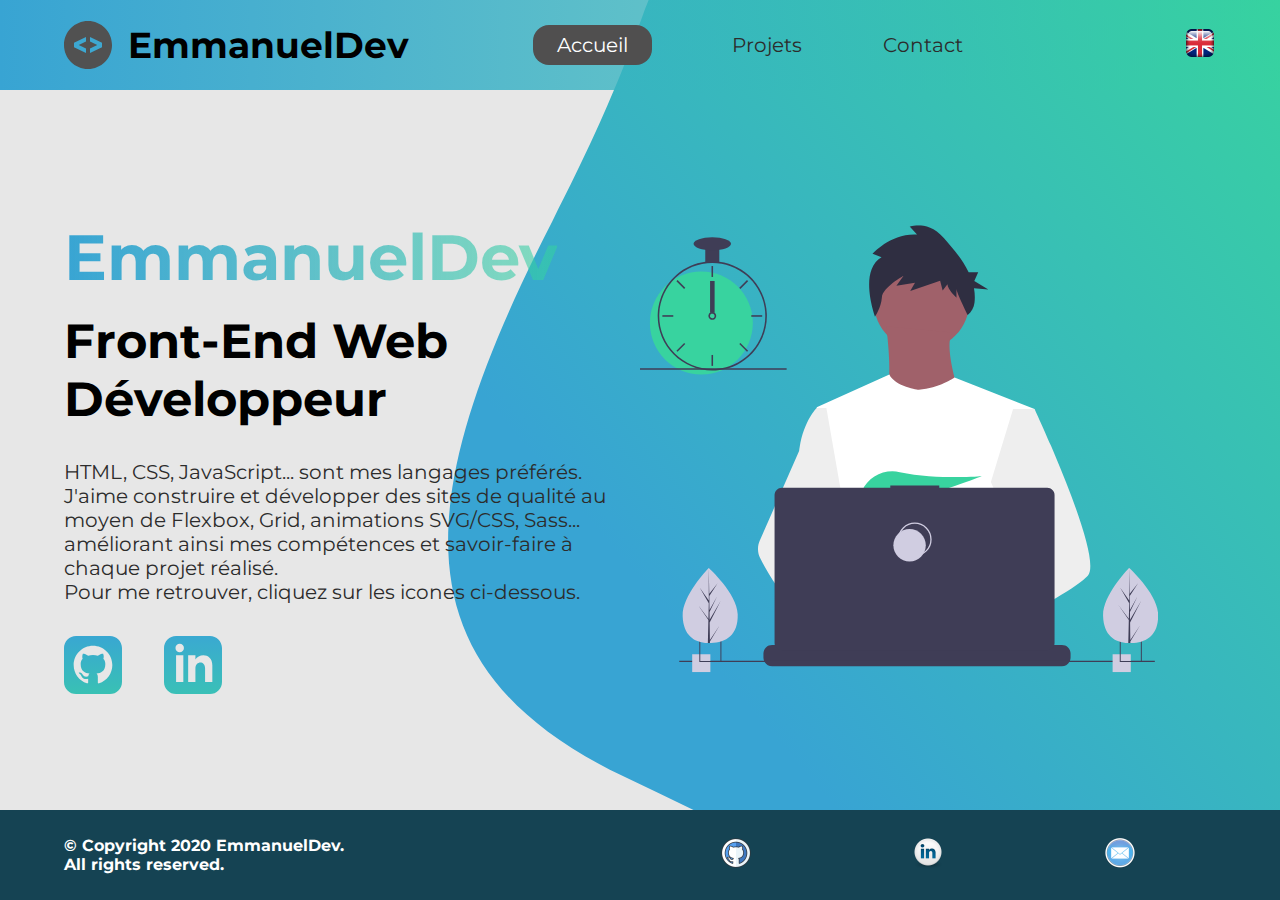
<file: index.html>
<!DOCTYPE html>
<html lang="en">

<head>
    <meta charset="UTF-8">
    <meta name="viewport" content="width=device-width, initial-scale=1.0">
    <meta http-equiv="X-UA-Compatible" content="ie=edge">
    <meta name="description"
        content="EmmanuelDev est un développeur front-end qui s'est spécialisé sur les langages de développement web suivant : HTML, CSS et JavaScript.">
    <meta name="robots" content="index,follow">
    <link rel="shortcut icon" href="/icons/code.svg" type="image/x-icon">
    <link href="https://fonts.googleapis.com/css2?family=Montserrat:wght@400;500&display=swap" rel="stylesheet">
    <link rel="stylesheet" href="./styles/style.css">
    <title>EmmanuelDev | Developpeur Web</title>
</head>

<body>
    <header class="main-head">
        <nav>
            <div class="logo">
                <img src="icons/code.svg" alt="logo">
                <h1>EmmanuelDev</h1>
            </div>
            <ul>
                <li><a class="active" href="./">Accueil</a></li>
                <li><a href="./projets/">Projets</a></li>
                <li><a href="./contactfr/">Contact</a></li>
            </ul>
            <div class="flag">
                <a href="./home/"><img src="./icons/english.ico" alt="drapeau-anglais"></a>
            </div>
        </nav>
    </header>
    <main>
        <section class="intro">
            <div class="intro-text">
                <h2>EmmanuelDev</h2>
                <h3>Front-End Web <br> Développeur</h3>
                <p>HTML, CSS, JavaScript... sont mes langages préférés. <br>
                    J'aime construire et développer des sites de qualité au moyen de Flexbox, Grid, animations
                    SVG/CSS, Sass... <br>
                    améliorant ainsi mes compétences et
                    savoir-faire à
                    chaque projet réalisé. <br>
                    Pour me retrouver, cliquez sur les icones ci-dessous.</p>
                <div class="intro-social">
                    <a href="https://github.com/EmmanuelD69" target="_blank"><img src="./icons/github.svg"
                            alt="github-social-link"></a>
                    <a href="https://www.linkedin.com/in/durouge-emmanuel-082196118/" target="_blank"><img
                            src="./icons/linked-in.svg" alt="linkedin-social-link"></a>
                </div>
            </div>
            <div class="intro-images">
                <svg width="799" height="690" viewBox="0 0 799 690" fill="none" xmlns="http://www.w3.org/2000/svg">
                    <g id="undraw_dev_productivity_umsq (1) 1" clip-path="url(#clip0)">
                        <path id="Vector"
                            d="M516.92 624.636C516.92 624.636 512.16 626.266 504.42 628.576C487.31 633.706 455.65 642.216 428.82 643.916C405.72 645.396 386.2 641.836 382.63 626.766C381.1 620.286 383.27 614.956 388 610.576C402.12 597.486 439 592.796 468.25 591.186C476.51 590.736 484.15 590.526 490.51 590.446C501.31 590.306 508.39 590.526 508.39 590.526L508.56 591.186L516.92 624.636Z"
                            fill="#A0616A" />
                        <path id="Vector_2"
                            d="M436.99 672.586C418.61 695.346 342.73 647.666 316.19 629.886C310.41 626.016 306.97 623.566 306.97 623.566L331.25 591.186L338.94 580.936C338.94 580.936 345.82 584.586 355.99 590.526C356.36 590.746 356.73 590.966 357.11 591.186C365.88 596.336 376.89 603.066 388 610.576C403.33 620.946 418.83 632.776 428.82 643.916C438.59 654.806 443.08 665.036 436.99 672.586Z"
                            fill="#A0616A" />
                        <g id="me">
                            <path id="Vector_3"
                                d="M434.672 191.952C475.283 191.607 507.926 158.406 507.582 117.795C507.237 77.1832 474.036 44.5403 433.425 44.8847C392.813 45.2291 360.17 78.4303 360.515 119.042C360.859 159.653 394.06 192.296 434.672 191.952Z"
                                fill="#A0616A" />
                            <path id="Vector_4"
                                d="M379.477 155.65C379.477 155.65 394.216 259.972 373.002 271.875C351.787 283.779 499.929 283.588 499.929 283.588C499.929 283.588 466.124 193.284 480.809 165.449L379.477 155.65Z"
                                fill="#A0616A" />
                            <path id="Vector_5"
                                d="M608.101 283.199L596.257 339.402L571.214 458.308L570.49 464.815L562.138 540.138L556.582 590.177L552.857 623.79C528.584 636.526 510.988 645.326 510.988 645.326C510.988 645.326 509.404 637.719 506.871 627.99C489.805 633.265 458.218 642.043 431.404 643.97C441.266 654.777 445.842 664.969 439.817 672.57C421.63 695.485 345.349 648.45 318.659 630.896C318.077 635.158 317.879 639.464 318.068 643.762L297.626 628.314L299.331 592.359L302.206 531.522L305.819 455.229C304.448 451.975 303.294 448.634 302.364 445.228C295.956 423.161 288.032 379.057 281.928 342.067C277.016 312.298 273.302 287.138 272.517 281.785C272.411 281.086 272.358 280.726 272.358 280.726L384.363 230.094C392.509 248.556 429.865 253.809 429.865 253.809C460.756 251.417 484.847 234.913 484.847 234.913L608.101 283.199Z"
                                fill="white" />
                            <path id="Vector_6"
                                d="M372.285 49.3811L358.49 43.9934C358.49 43.9934 386.969 12.1 426.99 14.513L415.635 2.22366C415.635 2.22366 443.04 -9.01799 468.283 19.6674C481.553 34.7467 496.908 52.4737 506.557 72.5077L521.281 72.3829L515.251 85.9663L536.874 99.3152L514.777 97.0719C516.155 104.471 516.421 112.034 515.566 119.511C514.683 126.991 510.928 133.835 505.094 138.598V138.598C505.094 138.598 487.743 103.449 487.696 97.9443L487.813 111.705C487.813 111.705 473.959 99.4371 473.889 91.1807L466.471 100.877L462.593 85.7717L416.475 101.301L423.87 88.8526L395.157 93.2246L406.278 77.9923C406.278 77.9923 373.932 96.1568 372.811 111.304C371.689 126.452 362.299 140.875 362.299 140.875C362.299 140.875 336.213 70.3294 372.285 49.3811Z"
                                fill="#2F2E41" />
                            <path id="Vector_7"
                                d="M690.215 540.422C682.794 548.605 664.338 560.992 641.951 574.422C633.623 579.413 624.757 584.559 615.71 589.676C594.122 601.889 571.514 614.001 552.857 623.79C528.584 636.526 510.988 645.326 510.988 645.326C510.988 645.326 509.403 637.719 506.871 627.99C503.48 614.968 498.397 598.141 493.184 590.715C493.002 590.456 492.82 590.218 492.638 589.979C491.121 588.022 489.601 586.885 488.112 586.897L562.138 540.138L594.127 519.926L570.489 464.814L540.842 395.683L557.908 339.727L575.062 283.479L608.101 283.199C608.101 283.199 619.243 306.985 633.514 340.166C635.647 345.128 637.851 350.299 640.096 355.64C669.469 425.394 706.176 522.836 690.215 540.422Z"
                                fill="#EEEEEE" />
                            <path id="Vector_8"
                                d="M358.123 591.2C355.41 591.212 352.702 591.456 350.029 591.928C327.074 596.073 320.47 616.94 318.659 630.896C318.077 635.158 317.879 639.464 318.068 643.761L297.626 628.314L290.178 622.687C272.316 616.628 256.353 605.733 242.483 592.84C230.449 581.456 219.634 568.849 210.213 555.223C200.831 541.793 192.448 527.692 185.134 513.034C183.094 508.943 181.977 504.454 181.864 499.884C181.751 495.314 182.644 490.775 184.48 486.588L209.154 430.327L245.218 348.098C245.471 346.146 245.752 344.237 246.059 342.371C252.995 300.511 272.367 281.786 272.367 281.786L287.286 281.659L297.778 341.932L310.813 416.815L302.364 445.227L282.839 510.845L302.205 531.522L358.123 591.2Z"
                                fill="#EEEEEE" />
                        </g>
                        <path id="Vector_9"
                            d="M372.877 415.806L385.631 430.686C390.37 429.783 395.319 428.721 400.416 427.529L396.752 415.806L405.71 426.256C459.707 412.975 526.637 387.155 526.637 387.155C526.637 387.155 454.379 392.453 400.428 380.666C376.558 375.451 351.998 387.284 342.202 409.668C336.508 422.679 337.403 433.951 357.596 433.951C364.419 433.835 371.223 433.195 377.949 432.037L372.877 415.806Z"
                            fill="#38D39F" />
                        <path id="Vector_10"
                            d="M663.65 660.386V666.456C663.654 668.122 663.345 669.774 662.74 671.326C662.472 672.018 662.147 672.687 661.77 673.326C660.578 675.326 658.887 676.983 656.862 678.133C654.838 679.283 652.549 679.887 650.22 679.886H203.67C201.342 679.887 199.053 679.283 197.028 678.133C195.003 676.983 193.312 675.326 192.12 673.326C191.743 672.687 191.419 672.018 191.15 671.326C190.546 669.774 190.237 668.122 190.24 666.456V660.386C190.24 658.622 190.587 656.876 191.262 655.246C191.936 653.616 192.926 652.136 194.173 650.888C195.42 649.641 196.901 648.652 198.53 647.977C200.16 647.302 201.906 646.955 203.67 646.956H229.41V644.126C229.41 644.052 229.425 643.979 229.453 643.911C229.481 643.843 229.522 643.782 229.574 643.73C229.626 643.678 229.688 643.636 229.756 643.608C229.824 643.58 229.897 643.566 229.97 643.566H243.4C243.474 643.566 243.547 643.58 243.615 643.608C243.683 643.636 243.745 643.678 243.797 643.73C243.849 643.782 243.89 643.843 243.918 643.911C243.946 643.979 243.96 644.052 243.96 644.126V646.956H252.35V644.126C252.35 644.052 252.365 643.979 252.393 643.911C252.421 643.843 252.462 643.782 252.514 643.73C252.566 643.678 252.628 643.636 252.696 643.608C252.764 643.58 252.837 643.566 252.91 643.566H266.34C266.414 643.566 266.487 643.58 266.555 643.608C266.623 643.636 266.684 643.678 266.736 643.73C266.789 643.782 266.83 643.843 266.858 643.911C266.886 643.979 266.9 644.052 266.9 644.126V646.956H275.3V644.126C275.3 644.052 275.315 643.979 275.343 643.911C275.371 643.843 275.412 643.782 275.464 643.73C275.516 643.678 275.578 643.636 275.646 643.608C275.714 643.58 275.787 643.566 275.86 643.566H289.29C289.364 643.566 289.437 643.58 289.505 643.608C289.573 643.636 289.634 643.678 289.686 643.73C289.739 643.782 289.78 643.843 289.808 643.911C289.836 643.979 289.85 644.052 289.85 644.126V646.956H298.24V644.126C298.24 644.052 298.255 643.979 298.283 643.911C298.311 643.843 298.352 643.782 298.404 643.73C298.456 643.678 298.518 643.636 298.586 643.608C298.654 643.58 298.727 643.566 298.8 643.566H312.23C312.304 643.566 312.377 643.58 312.445 643.608C312.513 643.636 312.574 643.678 312.626 643.73C312.678 643.782 312.72 643.843 312.748 643.911C312.776 643.979 312.79 644.052 312.79 644.126V646.956H321.18V644.126C321.18 644.052 321.194 643.979 321.223 643.911C321.251 643.843 321.292 643.782 321.344 643.73C321.396 643.678 321.458 643.636 321.526 643.608C321.594 643.58 321.667 643.566 321.74 643.566H335.17C335.244 643.566 335.317 643.58 335.385 643.608C335.453 643.636 335.514 643.678 335.566 643.73C335.618 643.782 335.66 643.843 335.688 643.911C335.716 643.979 335.73 644.052 335.73 644.126V646.956H344.13V644.126C344.13 644.052 344.145 643.979 344.173 643.911C344.201 643.843 344.242 643.782 344.294 643.73C344.346 643.678 344.408 643.636 344.476 643.608C344.544 643.58 344.617 643.566 344.69 643.566H358.12C358.194 643.566 358.267 643.58 358.335 643.608C358.403 643.636 358.464 643.678 358.516 643.73C358.569 643.782 358.61 643.843 358.638 643.911C358.666 643.979 358.68 644.052 358.68 644.126V646.956H367.07V644.126C367.07 644.052 367.085 643.979 367.113 643.911C367.141 643.843 367.182 643.782 367.234 643.73C367.286 643.678 367.348 643.636 367.416 643.608C367.484 643.58 367.557 643.566 367.63 643.566H472.83C472.904 643.566 472.977 643.58 473.045 643.608C473.113 643.636 473.174 643.678 473.227 643.73C473.279 643.782 473.32 643.843 473.348 643.911C473.376 643.979 473.39 644.052 473.39 644.126V646.956H481.79V644.126C481.79 644.052 481.804 643.979 481.833 643.911C481.861 643.843 481.902 643.782 481.954 643.73C482.006 643.678 482.068 643.636 482.136 643.608C482.204 643.58 482.277 643.566 482.35 643.566H495.78C495.928 643.567 496.07 643.627 496.175 643.732C496.279 643.836 496.339 643.978 496.34 644.126V646.956H504.73V644.126C504.73 644.052 504.745 643.979 504.773 643.911C504.801 643.843 504.842 643.782 504.894 643.73C504.946 643.678 505.008 643.636 505.076 643.608C505.144 643.58 505.217 643.566 505.29 643.566H518.72C518.794 643.566 518.867 643.58 518.935 643.608C519.003 643.636 519.065 643.678 519.117 643.73C519.169 643.782 519.21 643.843 519.238 643.911C519.266 643.979 519.28 644.052 519.28 644.126V646.956H527.67V644.126C527.67 644.052 527.685 643.979 527.713 643.911C527.741 643.843 527.782 643.782 527.834 643.73C527.886 643.678 527.948 643.636 528.016 643.608C528.084 643.58 528.157 643.566 528.23 643.566H541.66C541.734 643.566 541.807 643.58 541.875 643.608C541.943 643.636 542.005 643.678 542.057 643.73C542.109 643.782 542.15 643.843 542.178 643.911C542.206 643.979 542.22 644.052 542.22 644.126V646.956H550.62V644.126C550.62 644.052 550.635 643.979 550.663 643.911C550.691 643.843 550.732 643.782 550.784 643.73C550.836 643.678 550.898 643.636 550.966 643.608C551.034 643.58 551.107 643.566 551.18 643.566H564.61C564.757 643.568 564.898 643.628 565.001 643.733C565.104 643.837 565.161 643.979 565.16 644.126V646.956H573.56V644.126C573.56 644.052 573.575 643.979 573.603 643.911C573.631 643.843 573.672 643.782 573.724 643.73C573.776 643.678 573.838 643.636 573.906 643.608C573.974 643.58 574.047 643.566 574.12 643.566H587.55C587.624 643.566 587.697 643.58 587.765 643.608C587.833 643.636 587.895 643.678 587.947 643.73C587.999 643.782 588.04 643.843 588.068 643.911C588.096 643.979 588.11 644.052 588.11 644.126V646.956H596.5V644.126C596.5 644.052 596.515 643.979 596.543 643.911C596.571 643.843 596.612 643.782 596.664 643.73C596.716 643.678 596.778 643.636 596.846 643.608C596.914 643.58 596.987 643.566 597.06 643.566H610.49C610.564 643.566 610.637 643.58 610.705 643.608C610.773 643.636 610.835 643.678 610.887 643.73C610.939 643.782 610.98 643.843 611.008 643.911C611.036 643.979 611.05 644.052 611.05 644.126V646.956H650.22C651.984 646.955 653.731 647.302 655.36 647.977C656.99 648.652 658.471 649.641 659.718 650.888C660.965 652.136 661.954 653.616 662.629 655.246C663.304 656.876 663.651 658.622 663.65 660.386Z"
                            fill="#3F3D56" />
                        <path id="Vector_11" d="M793.5 671.326H60.5V673.326H793.5V671.326Z" fill="#3F3D56" />
                        <path id="Vector_12"
                            d="M627.694 404.757H461.251V401.326H385.78V404.757H218.651C215.665 404.757 212.801 405.943 210.69 408.054C208.578 410.166 207.392 413.029 207.392 416.015V643.927C207.392 646.913 208.578 649.776 210.69 651.888C212.801 653.999 215.665 655.185 218.651 655.185H627.694C630.68 655.185 633.544 653.999 635.655 651.888C637.767 649.776 638.953 646.913 638.953 643.927V416.015C638.953 414.537 638.662 413.073 638.096 411.707C637.53 410.341 636.701 409.1 635.655 408.054C634.61 407.009 633.369 406.18 632.003 405.614C630.637 405.048 629.173 404.757 627.694 404.757Z"
                            fill="#3F3D56" />
                        <path id="Vector_13"
                            d="M423.5 509.326C437.307 509.326 448.5 498.133 448.5 484.326C448.5 470.519 437.307 459.326 423.5 459.326C409.693 459.326 398.5 470.519 398.5 484.326C398.5 498.133 409.693 509.326 423.5 509.326Z"
                            stroke="#D0CDE1" stroke-width="2" stroke-miterlimit="10" />
                        <path id="Vector_14"
                            d="M415.5 518.326C429.307 518.326 440.5 507.133 440.5 493.326C440.5 479.519 429.307 468.326 415.5 468.326C401.693 468.326 390.5 479.519 390.5 493.326C390.5 507.133 401.693 518.326 415.5 518.326Z"
                            fill="#D0CDE1" />
                        <path id="Vector_15" d="M108.446 661.223H80.4463V689.223H108.446V661.223Z" fill="#D0CDE1" />
                        <path id="Vector_16"
                            d="M91.4502 639.223V673.223H125.45V639.223H91.4502ZM123.97 671.743H92.9202V640.703H123.97V671.743Z"
                            fill="#3F3D56" />
                        <path id="Vector_17" d="M756.446 661.223H728.446V689.223H756.446V661.223Z" fill="#D0CDE1" />
                        <path id="Vector_18"
                            d="M739.45 639.223V673.223H773.45V639.223H739.45ZM771.97 671.743H740.92V640.703H771.97V671.743Z"
                            fill="#3F3D56" />
                        <path id="Vector_19"
                            d="M94.5802 230.113C138.399 230.113 173.921 194.592 173.921 150.773C173.921 106.955 138.399 71.4326 94.5802 71.4326C50.7617 71.4326 15.2397 106.955 15.2397 150.773C15.2397 194.592 50.7617 230.113 94.5802 230.113Z"
                            fill="#38D39F" />
                        <path id="Vector_20"
                            d="M122.229 56.4899C115.045 55.5763 107.774 55.5763 100.59 56.4899C84.586 58.5913 69.5203 65.2398 57.181 75.6465C44.8417 86.0532 35.7467 99.7813 30.9754 115.202C28.8053 122.229 27.5764 129.514 27.3208 136.864C27.2848 137.886 27.2607 138.92 27.2607 139.954C27.283 162.264 36.1559 183.655 51.932 199.431C67.7082 215.207 89.0989 224.08 111.41 224.103C113.201 224.103 114.992 224.042 116.759 223.934C120.907 223.674 125.03 223.103 129.093 222.227C148.495 218.055 165.798 207.161 177.947 191.468C190.095 175.776 196.308 156.295 195.487 136.467C194.665 116.638 186.863 97.738 173.459 83.1039C160.054 68.4698 141.909 59.0435 122.229 56.4899H122.229ZM137.748 217.347H137.736C130.959 219.659 123.905 221.062 116.759 221.518C114.992 221.638 113.201 221.698 111.41 221.698C89.7377 221.672 68.961 213.051 53.6367 197.727C38.3123 182.402 29.6914 161.626 29.6649 139.954C29.6649 138.92 29.689 137.886 29.725 136.864C30.5514 115.744 39.5156 95.7617 54.7411 81.1008C69.9666 66.44 90.273 58.237 111.41 58.2089C130.776 58.21 149.513 65.0865 164.283 77.6131C179.052 90.1398 188.895 107.503 192.057 126.61C195.219 145.716 191.496 165.325 181.55 181.942C171.604 198.559 156.081 211.106 137.748 217.347H137.748Z"
                            fill="#3F3D56" />
                        <path id="Vector_21" d="M112.612 63.0176H110.208V79.8474H112.612V63.0176Z" fill="#3F3D56" />
                        <path id="Vector_22"
                            d="M57.8578 84.7018L56.1577 86.4019L68.0582 98.3023L69.7582 96.6022L57.8578 84.7018Z"
                            fill="#3F3D56" />
                        <path id="Vector_23" d="M34.4736 138.751V141.156H51.3034V138.751H34.4736Z" fill="#3F3D56" />
                        <path id="Vector_24"
                            d="M56.1578 193.506L57.8579 195.206L69.7584 183.306L68.0583 181.606L56.1578 193.506Z"
                            fill="#3F3D56" />
                        <path id="Vector_25"
                            d="M153.062 96.6022L154.762 98.3022L166.662 86.4018L164.962 84.7017L153.062 96.6022Z"
                            fill="#3F3D56" />
                        <path id="Vector_26" d="M171.516 138.751V141.156H188.346V138.751H171.516Z" fill="#3F3D56" />
                        <path id="Vector_27"
                            d="M154.762 181.605L153.062 183.305L164.962 195.206L166.662 193.506L154.762 181.605Z"
                            fill="#3F3D56" />
                        <path id="Vector_28" d="M112.612 200.06H110.208V216.89H112.612V200.06Z" fill="#3F3D56" />
                        <path id="Vector_29"
                            d="M115.016 135.145C113.976 134.365 112.711 133.943 111.41 133.943C110.11 133.943 108.844 134.365 107.804 135.145C107.091 135.686 106.505 136.375 106.085 137.165C105.552 138.181 105.322 139.329 105.421 140.473C105.52 141.616 105.944 142.707 106.644 143.617C107.343 144.527 108.288 145.218 109.368 145.608C110.447 145.997 111.616 146.07 112.735 145.817C113.855 145.564 114.878 144.996 115.685 144.179C116.492 143.363 117.048 142.333 117.288 141.21C117.528 140.088 117.441 138.92 117.039 137.846C116.636 136.771 115.935 135.834 115.017 135.145H115.016ZM111.41 143.56C110.454 143.557 109.539 143.176 108.863 142.501C108.187 141.825 107.807 140.909 107.804 139.954C107.808 139.224 108.03 138.513 108.441 137.91C108.793 137.4 109.271 136.989 109.828 136.718C110.386 136.446 111.004 136.323 111.623 136.361C112.241 136.398 112.84 136.594 113.361 136.931C113.881 137.267 114.307 137.732 114.595 138.281C114.883 138.83 115.025 139.444 115.007 140.063C114.989 140.683 114.811 141.287 114.491 141.818C114.17 142.349 113.719 142.788 113.179 143.093C112.639 143.398 112.03 143.559 111.41 143.56V143.56Z"
                            fill="#3F3D56" />
                        <path id="Vector_30" d="M122.229 35.3687H100.591V57.007H122.229V35.3687Z" fill="#3F3D56" />
                        <path id="Vector_31"
                            d="M111.41 38.9748C127.344 38.9748 140.261 34.4 140.261 28.7567C140.261 23.1134 127.344 18.5386 111.41 18.5386C95.4757 18.5386 82.5586 23.1134 82.5586 28.7567C82.5586 34.4 95.4757 38.9748 111.41 38.9748Z"
                            fill="#3F3D56" />
                        <path id="clock-arrow" d="M115 86H108V135H115V86Z" fill="#3F3D56" />
                        <path id="Vector_32" d="M226 220.44H0V222.844H226V220.44Z" fill="#3F3D56" />
                        <g id="plant-left">
                            <path id="Vector_33"
                                d="M150.594 599.754C151.527 631.704 132.858 643.413 109.43 644.097C108.886 644.113 108.344 644.123 107.805 644.126C106.719 644.135 105.643 644.117 104.577 644.072C83.3891 643.193 66.6172 631.945 65.7495 602.232C64.8515 571.482 103.018 531.529 105.882 528.574L105.887 528.571C105.996 528.458 106.052 528.402 106.052 528.402C106.052 528.402 149.661 567.807 150.594 599.754Z"
                                fill="#D0CDE1" />
                            <path id="Vector_34"
                                d="M107.744 639.255L122.626 617.124L107.774 641.636L107.805 644.126C106.719 644.135 105.643 644.117 104.577 644.072L105.315 612.06L105.295 611.813L105.322 611.766L105.393 608.741L89.0952 585.078L105.374 606.477L105.432 607.116L105.989 582.93L91.9122 558.397L106.029 578.681L105.882 528.574L105.882 528.407L105.887 528.571L106.821 568.062L119.651 552.021L106.863 571.464L107.143 593.098L118.949 571.984L107.187 596.279L107.343 608.308L124.512 578.897L107.395 612.505L107.744 639.255Z"
                                fill="#3F3D56" />
                        </g>
                        <g id="plant-right">
                            <path id="Vector_35"
                                d="M798.594 599.754C799.527 631.704 780.858 643.413 757.43 644.097C756.886 644.113 756.344 644.123 755.805 644.126C754.719 644.135 753.643 644.117 752.577 644.072C731.389 643.193 714.617 631.945 713.749 602.232C712.851 571.482 751.018 531.529 753.882 528.574L753.887 528.571C753.996 528.458 754.052 528.402 754.052 528.402C754.052 528.402 797.661 567.807 798.594 599.754Z"
                                fill="#D0CDE1" />
                            <path id="Vector_36"
                                d="M755.744 639.255L770.626 617.124L755.774 641.636L755.805 644.126C754.719 644.135 753.643 644.117 752.577 644.072L753.315 612.06L753.295 611.813L753.323 611.766L753.393 608.741L737.095 585.078L753.374 606.477L753.432 607.116L753.989 582.93L739.912 558.397L754.029 578.681L753.882 528.574L753.882 528.407L753.887 528.571L754.821 568.062L767.651 552.021L754.864 571.464L755.143 593.098L766.949 571.984L755.187 596.279L755.343 608.308L772.512 578.897L755.395 612.505L755.744 639.255Z"
                                fill="#3F3D56" />
                        </g>
                    </g>
                    <defs>
                        <clipPath id="clip0">
                            <rect width="798.627" height="689.223" fill="white" />
                        </clipPath>
                    </defs>
                </svg>
                <img src="./img/splash.svg" alt="" class="splash">
            </div>
        </section>
    </main>
    <footer>
        <h4>© Copyright 2020 EmmanuelDev. <br> All rights reserved.</h4>
        <ul>
            <li><a href="https://github.com/EmmanuelD69" target="_blank"><img src="./icons/github.ico"
                        alt="github-social-link"></a></li>
            <li><a href="https://www.linkedin.com/in/durouge-emmanuel-082196118/" target="_blank"><img
                        src="./icons/linkedin.ico" alt="linkedin-social-link"></a></li>
            <li><a href="mailto:emmanueldevfr@gmail.com"><img src="./icons/mail.ico" alt="mail-icon"></a></li>
        </ul>
    </footer>
</body>

</html>
</file>
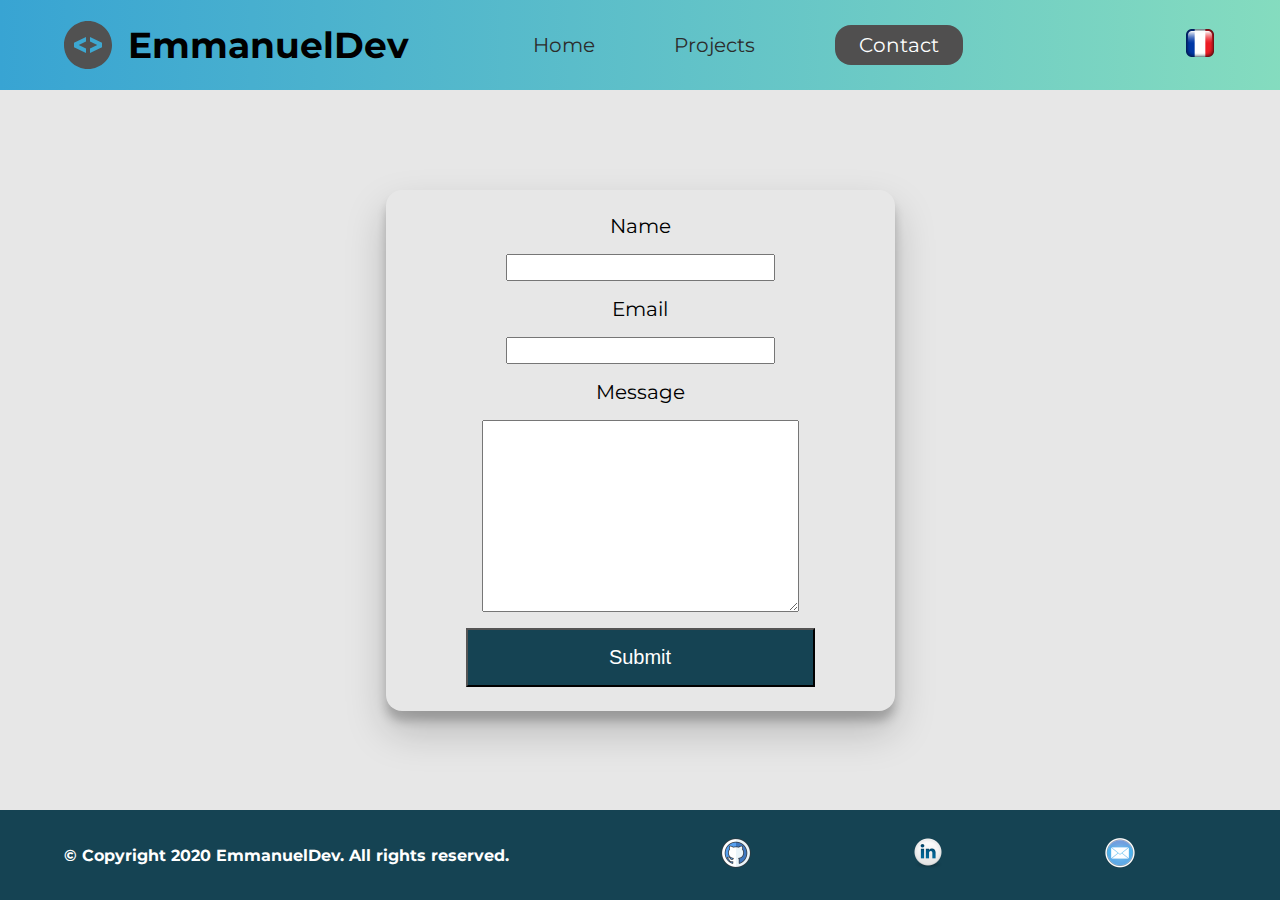
<file: contact/index.html>
<!DOCTYPE html>
<html lang="en">

<head>
    <meta charset="UTF-8">
    <meta name="viewport" content="width=device-width, initial-scale=1.0">
    <meta http-equiv="X-UA-Compatible" content="ie=edge">
    <meta name="description"
        content="EmmanuelDev is a front end web developer who specialized in html, css, javascirpt.">
    <meta name="robots" content="index,follow">
    <link rel="shortcut icon" href="/img/Portrait.ico" type="image/x-icon">
    <link href="https://fonts.googleapis.com/css2?family=Montserrat:wght@400;500&display=swap" rel="stylesheet">
    <link rel="stylesheet" href="../styles/style.css">
    <title>EmmanuelDev | Web Developer</title>
</head>

<body>
    <header class="main-head">
        <nav>
            <div class="logo">
                <img src="../icons/code.svg" alt="logo">
                <h1>EmmanuelDev</h1>
            </div>
            <ul>
                <li><a href="../home/">Home</a></li>
                <li><a href="../projects/">Projects</a></li>
                <li><a class="active" href="../contact/">Contact</a></li>
            </ul>
            <div class="flag">
                <a href="../contactfr/"><img src="../icons/france.ico" alt="drapeau-français"></a>
            </div>
        </nav>
    </header>
    <main>
        <section class="form-section">
            <form action="https://formspree.io/xpzjzkgk" method="POST" target="_blank">
                <label for="name">Name</label>
                <input type="text" name="name" id="name" required>
                <label for="email">Email</label>
                <input type="email" name="_replyto" id="email" required>
                <label for="message">Message</label>
                <textarea name="message" id="message" cols="30" rows="10"></textarea>
                <button type="submit">Submit</button>
            </form>
        </section>
    </main>
    <footer>
        <h4>© Copyright 2020 EmmanuelDev. All rights reserved.</h4>
        <ul>
            <li><a href="https://github.com/EmmanuelD69" target="_blank"><img src="../icons/github.ico"
                        alt="github-social-link"></a></li>
            <li><a href="https://www.linkedin.com/in/durouge-emmanuel-082196118/" target="_blank"><img
                        src="../icons/linkedin.ico" alt="linkedin-social-link"></a></li>
            <li><a href="mailto:emmanueldevfr@gmail.com"><img src="../icons/mail.ico" alt="mail-icon"></a></li>
        </ul>
    </footer>

</body>

</html>
</file>
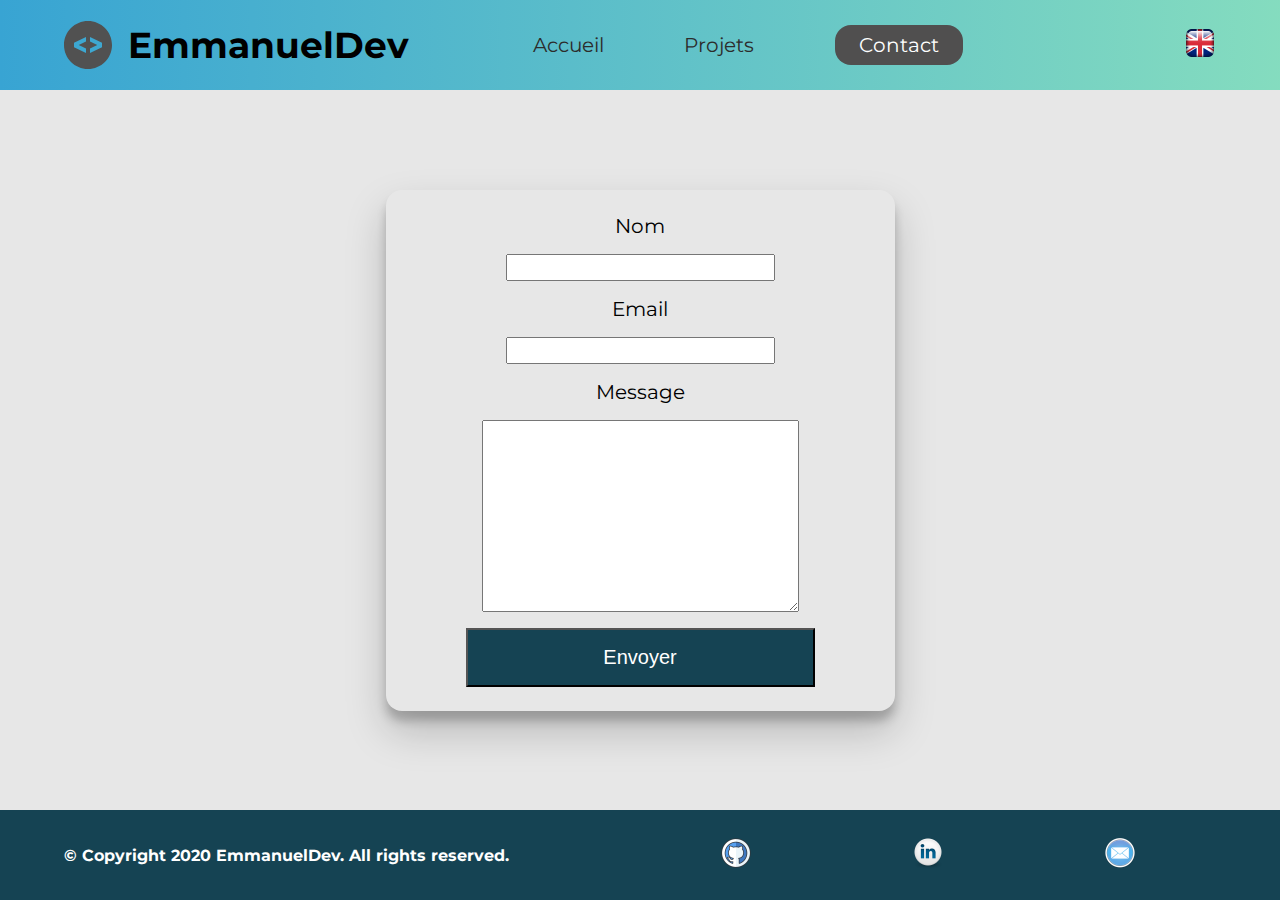
<file: contactfr/index.html>
<!DOCTYPE html>
<html lang="en">

<head>
    <meta charset="UTF-8">
    <meta name="viewport" content="width=device-width, initial-scale=1.0">
    <meta http-equiv="X-UA-Compatible" content="ie=edge">
    <meta name="description"
        content="EmmanuelDev est un développeur front-end qui s'est spécialisé sur les langages de développement web suivant : HTML, CSS et JavaScript.">
    <meta name="robots" content="index,follow">
    <link rel="shortcut icon" href="/img/Portrait.ico" type="image/x-icon">
    <link href="https://fonts.googleapis.com/css2?family=Montserrat:wght@400;500&display=swap" rel="stylesheet">
    <link rel="stylesheet" href="../styles/style.css">
    <title>EmmanuelDev | Développeur Web</title>
</head>

<body>
    <header class="main-head">
        <nav>
            <div class="logo">
                <img src="../icons/code.svg" alt="logo">
                <h1>EmmanuelDev</h1>
            </div>
            <ul>
                <li><a href="../">Accueil</a></li>
                <li><a href="../projets/">Projets</a></li>
                <li><a class="active" href="../contactfr/">Contact</a></li>
            </ul>
            <div class="flag">
                <a href="../contact/"><img src="../icons/english.ico" alt="drapeau-anglais"></a>
            </div>
        </nav>
    </header>
    <main>
        <section class="form-section">
            <form action="https://formspree.io/xpzjzkgk" method="POST" target="_blank">
                <label for="name">Nom</label>
                <input type="text" name="name" id="name" required>
                <label for="email">Email</label>
                <input type="email" name="_replyto" id="email" required>
                <label for="message">Message</label>
                <textarea name="message" id="message" cols="30" rows="10"></textarea>
                <button type="submit">Envoyer</button>
            </form>
        </section>
    </main>
    <footer>
        <h4>© Copyright 2020 EmmanuelDev. All rights reserved.</h4>
        <ul>
            <li><a href="https://github.com/EmmanuelD69" target="_blank"><img src="../icons/github.ico"
                        alt="github-social-link"></a></li>
            <li><a href="https://www.linkedin.com/in/durouge-emmanuel-082196118/" target="_blank"><img
                        src="../icons/linkedin.ico" alt="linkedin-social-link"></a></li>
            <li><a href="mailto:emmanueldevfr@gmail.com"><img src="../icons/mail.ico" alt="mail-icon"></a></li>
        </ul>
    </footer>

</body>

</html>
</file>
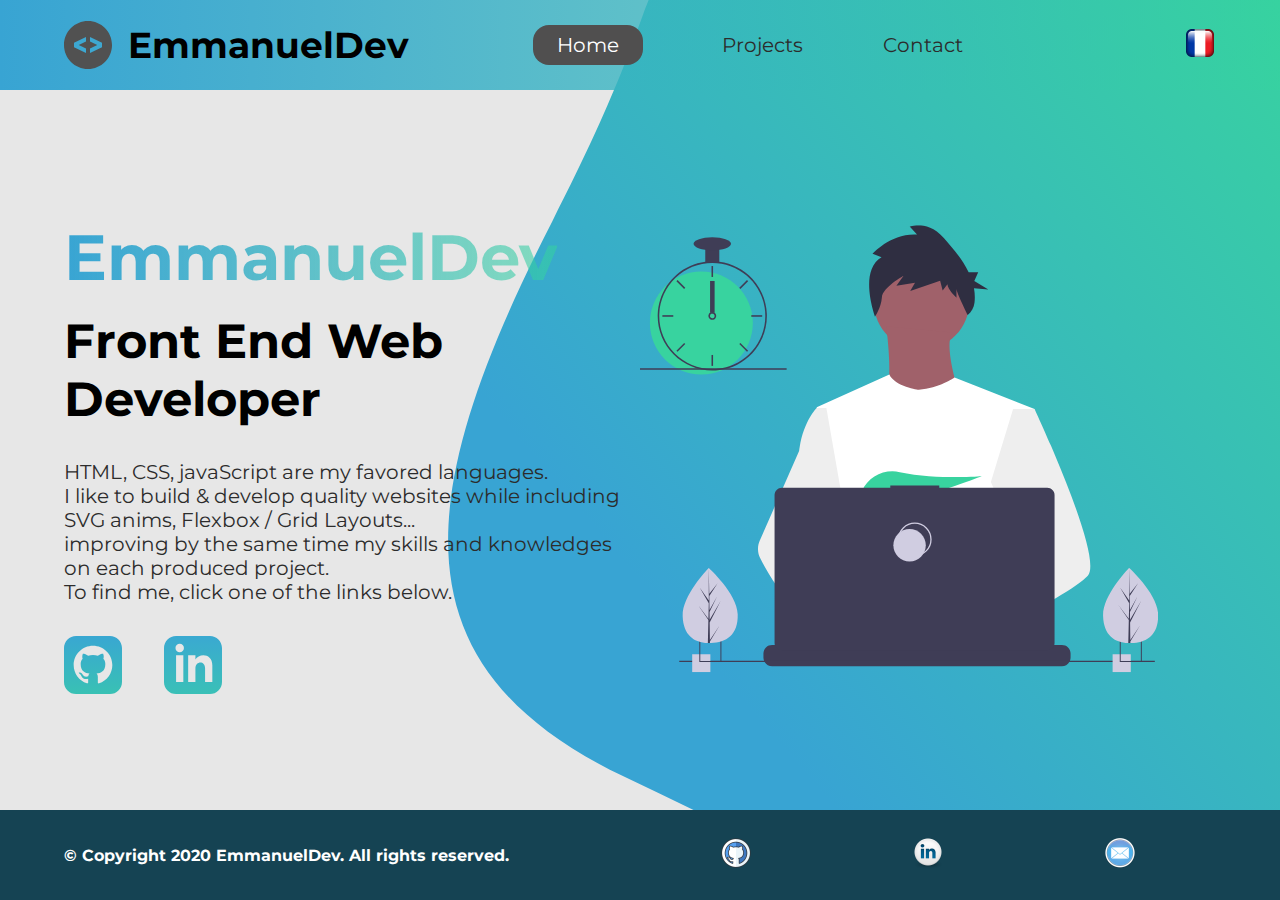
<file: home/index.html>
<!DOCTYPE html>
<html lang="en">

<head>
    <meta charset="UTF-8">
    <meta name="viewport" content="width=device-width, initial-scale=1.0">
    <meta http-equiv="X-UA-Compatible" content="ie=edge">
    <meta name="description"
        content="EmmanuelDev is a front end web developer who specialized in html, css, javascirpt.">
    <meta name="robots" content="index,follow">
    <link rel="shortcut icon" href="/img/Portrait.ico" type="image/x-icon">
    <link href="https://fonts.googleapis.com/css2?family=Montserrat:wght@400;500&display=swap" rel="stylesheet">
    <link rel="stylesheet" href="../styles/style.css">
    <title>EmmanuelDev | Web Developer</title>
</head>

<body>
    <header class="main-head">
        <nav>
            <div class="logo">
                <img src="../icons/code.svg" alt="logo">
                <h1>EmmanuelDev</h1>
            </div>
            <ul>
                <li><a class="active" href="../home/">Home</a></li>
                <li><a href="../projects/">Projects</a></li>
                <li><a href="../contact/">Contact</a></li>
            </ul>
            <div class="flag">
                <a href="../"><img src="../icons/france.ico" alt="drapeau-français"></a>
            </div>
        </nav>
    </header>
    <main>
        <section class="intro">
            <div class="intro-text">
                <h2>EmmanuelDev</h2>
                <h3>Front End Web <br> Developer</h3>
                <p>HTML, CSS, javaScript are my favored languages. <br>
                    I like to build & develop quality websites while including SVG anims, Flexbox / Grid Layouts... <br>
                    improving by the same time my skills and knowledges on each produced project. <br>
                    To find me, click one of the links below.</p>
                <div class="intro-social">
                    <a href="https://github.com/EmmanuelD69" target="_blank"><img src="../icons/github.svg"
                            alt="github-social-link"></a>
                    <a href="https://www.linkedin.com/in/durouge-emmanuel-082196118/" target="_blank"><img
                            src="../icons/linked-in.svg" alt="linkedin-social-link"></a>
                </div>
            </div>
            <div class="intro-images">
                <svg width="799" height="690" viewBox="0 0 799 690" fill="none" xmlns="http://www.w3.org/2000/svg">
                    <g id="undraw_dev_productivity_umsq (1) 1" clip-path="url(#clip0)">
                        <path id="Vector"
                            d="M516.92 624.636C516.92 624.636 512.16 626.266 504.42 628.576C487.31 633.706 455.65 642.216 428.82 643.916C405.72 645.396 386.2 641.836 382.63 626.766C381.1 620.286 383.27 614.956 388 610.576C402.12 597.486 439 592.796 468.25 591.186C476.51 590.736 484.15 590.526 490.51 590.446C501.31 590.306 508.39 590.526 508.39 590.526L508.56 591.186L516.92 624.636Z"
                            fill="#A0616A" />
                        <path id="Vector_2"
                            d="M436.99 672.586C418.61 695.346 342.73 647.666 316.19 629.886C310.41 626.016 306.97 623.566 306.97 623.566L331.25 591.186L338.94 580.936C338.94 580.936 345.82 584.586 355.99 590.526C356.36 590.746 356.73 590.966 357.11 591.186C365.88 596.336 376.89 603.066 388 610.576C403.33 620.946 418.83 632.776 428.82 643.916C438.59 654.806 443.08 665.036 436.99 672.586Z"
                            fill="#A0616A" />
                        <g id="me">
                            <path id="Vector_3"
                                d="M434.672 191.952C475.283 191.607 507.926 158.406 507.582 117.795C507.237 77.1832 474.036 44.5403 433.425 44.8847C392.813 45.2291 360.17 78.4303 360.515 119.042C360.859 159.653 394.06 192.296 434.672 191.952Z"
                                fill="#A0616A" />
                            <path id="Vector_4"
                                d="M379.477 155.65C379.477 155.65 394.216 259.972 373.002 271.875C351.787 283.779 499.929 283.588 499.929 283.588C499.929 283.588 466.124 193.284 480.809 165.449L379.477 155.65Z"
                                fill="#A0616A" />
                            <path id="Vector_5"
                                d="M608.101 283.199L596.257 339.402L571.214 458.308L570.49 464.815L562.138 540.138L556.582 590.177L552.857 623.79C528.584 636.526 510.988 645.326 510.988 645.326C510.988 645.326 509.404 637.719 506.871 627.99C489.805 633.265 458.218 642.043 431.404 643.97C441.266 654.777 445.842 664.969 439.817 672.57C421.63 695.485 345.349 648.45 318.659 630.896C318.077 635.158 317.879 639.464 318.068 643.762L297.626 628.314L299.331 592.359L302.206 531.522L305.819 455.229C304.448 451.975 303.294 448.634 302.364 445.228C295.956 423.161 288.032 379.057 281.928 342.067C277.016 312.298 273.302 287.138 272.517 281.785C272.411 281.086 272.358 280.726 272.358 280.726L384.363 230.094C392.509 248.556 429.865 253.809 429.865 253.809C460.756 251.417 484.847 234.913 484.847 234.913L608.101 283.199Z"
                                fill="white" />
                            <path id="Vector_6"
                                d="M372.285 49.3811L358.49 43.9934C358.49 43.9934 386.969 12.1 426.99 14.513L415.635 2.22366C415.635 2.22366 443.04 -9.01799 468.283 19.6674C481.553 34.7467 496.908 52.4737 506.557 72.5077L521.281 72.3829L515.251 85.9663L536.874 99.3152L514.777 97.0719C516.155 104.471 516.421 112.034 515.566 119.511C514.683 126.991 510.928 133.835 505.094 138.598V138.598C505.094 138.598 487.743 103.449 487.696 97.9443L487.813 111.705C487.813 111.705 473.959 99.4371 473.889 91.1807L466.471 100.877L462.593 85.7717L416.475 101.301L423.87 88.8526L395.157 93.2246L406.278 77.9923C406.278 77.9923 373.932 96.1568 372.811 111.304C371.689 126.452 362.299 140.875 362.299 140.875C362.299 140.875 336.213 70.3294 372.285 49.3811Z"
                                fill="#2F2E41" />
                            <path id="Vector_7"
                                d="M690.215 540.422C682.794 548.605 664.338 560.992 641.951 574.422C633.623 579.413 624.757 584.559 615.71 589.676C594.122 601.889 571.514 614.001 552.857 623.79C528.584 636.526 510.988 645.326 510.988 645.326C510.988 645.326 509.403 637.719 506.871 627.99C503.48 614.968 498.397 598.141 493.184 590.715C493.002 590.456 492.82 590.218 492.638 589.979C491.121 588.022 489.601 586.885 488.112 586.897L562.138 540.138L594.127 519.926L570.489 464.814L540.842 395.683L557.908 339.727L575.062 283.479L608.101 283.199C608.101 283.199 619.243 306.985 633.514 340.166C635.647 345.128 637.851 350.299 640.096 355.64C669.469 425.394 706.176 522.836 690.215 540.422Z"
                                fill="#EEEEEE" />
                            <path id="Vector_8"
                                d="M358.123 591.2C355.41 591.212 352.702 591.456 350.029 591.928C327.074 596.073 320.47 616.94 318.659 630.896C318.077 635.158 317.879 639.464 318.068 643.761L297.626 628.314L290.178 622.687C272.316 616.628 256.353 605.733 242.483 592.84C230.449 581.456 219.634 568.849 210.213 555.223C200.831 541.793 192.448 527.692 185.134 513.034C183.094 508.943 181.977 504.454 181.864 499.884C181.751 495.314 182.644 490.775 184.48 486.588L209.154 430.327L245.218 348.098C245.471 346.146 245.752 344.237 246.059 342.371C252.995 300.511 272.367 281.786 272.367 281.786L287.286 281.659L297.778 341.932L310.813 416.815L302.364 445.227L282.839 510.845L302.205 531.522L358.123 591.2Z"
                                fill="#EEEEEE" />
                        </g>
                        <path id="Vector_9"
                            d="M372.877 415.806L385.631 430.686C390.37 429.783 395.319 428.721 400.416 427.529L396.752 415.806L405.71 426.256C459.707 412.975 526.637 387.155 526.637 387.155C526.637 387.155 454.379 392.453 400.428 380.666C376.558 375.451 351.998 387.284 342.202 409.668C336.508 422.679 337.403 433.951 357.596 433.951C364.419 433.835 371.223 433.195 377.949 432.037L372.877 415.806Z"
                            fill="#38D39F" />
                        <path id="Vector_10"
                            d="M663.65 660.386V666.456C663.654 668.122 663.345 669.774 662.74 671.326C662.472 672.018 662.147 672.687 661.77 673.326C660.578 675.326 658.887 676.983 656.862 678.133C654.838 679.283 652.549 679.887 650.22 679.886H203.67C201.342 679.887 199.053 679.283 197.028 678.133C195.003 676.983 193.312 675.326 192.12 673.326C191.743 672.687 191.419 672.018 191.15 671.326C190.546 669.774 190.237 668.122 190.24 666.456V660.386C190.24 658.622 190.587 656.876 191.262 655.246C191.936 653.616 192.926 652.136 194.173 650.888C195.42 649.641 196.901 648.652 198.53 647.977C200.16 647.302 201.906 646.955 203.67 646.956H229.41V644.126C229.41 644.052 229.425 643.979 229.453 643.911C229.481 643.843 229.522 643.782 229.574 643.73C229.626 643.678 229.688 643.636 229.756 643.608C229.824 643.58 229.897 643.566 229.97 643.566H243.4C243.474 643.566 243.547 643.58 243.615 643.608C243.683 643.636 243.745 643.678 243.797 643.73C243.849 643.782 243.89 643.843 243.918 643.911C243.946 643.979 243.96 644.052 243.96 644.126V646.956H252.35V644.126C252.35 644.052 252.365 643.979 252.393 643.911C252.421 643.843 252.462 643.782 252.514 643.73C252.566 643.678 252.628 643.636 252.696 643.608C252.764 643.58 252.837 643.566 252.91 643.566H266.34C266.414 643.566 266.487 643.58 266.555 643.608C266.623 643.636 266.684 643.678 266.736 643.73C266.789 643.782 266.83 643.843 266.858 643.911C266.886 643.979 266.9 644.052 266.9 644.126V646.956H275.3V644.126C275.3 644.052 275.315 643.979 275.343 643.911C275.371 643.843 275.412 643.782 275.464 643.73C275.516 643.678 275.578 643.636 275.646 643.608C275.714 643.58 275.787 643.566 275.86 643.566H289.29C289.364 643.566 289.437 643.58 289.505 643.608C289.573 643.636 289.634 643.678 289.686 643.73C289.739 643.782 289.78 643.843 289.808 643.911C289.836 643.979 289.85 644.052 289.85 644.126V646.956H298.24V644.126C298.24 644.052 298.255 643.979 298.283 643.911C298.311 643.843 298.352 643.782 298.404 643.73C298.456 643.678 298.518 643.636 298.586 643.608C298.654 643.58 298.727 643.566 298.8 643.566H312.23C312.304 643.566 312.377 643.58 312.445 643.608C312.513 643.636 312.574 643.678 312.626 643.73C312.678 643.782 312.72 643.843 312.748 643.911C312.776 643.979 312.79 644.052 312.79 644.126V646.956H321.18V644.126C321.18 644.052 321.194 643.979 321.223 643.911C321.251 643.843 321.292 643.782 321.344 643.73C321.396 643.678 321.458 643.636 321.526 643.608C321.594 643.58 321.667 643.566 321.74 643.566H335.17C335.244 643.566 335.317 643.58 335.385 643.608C335.453 643.636 335.514 643.678 335.566 643.73C335.618 643.782 335.66 643.843 335.688 643.911C335.716 643.979 335.73 644.052 335.73 644.126V646.956H344.13V644.126C344.13 644.052 344.145 643.979 344.173 643.911C344.201 643.843 344.242 643.782 344.294 643.73C344.346 643.678 344.408 643.636 344.476 643.608C344.544 643.58 344.617 643.566 344.69 643.566H358.12C358.194 643.566 358.267 643.58 358.335 643.608C358.403 643.636 358.464 643.678 358.516 643.73C358.569 643.782 358.61 643.843 358.638 643.911C358.666 643.979 358.68 644.052 358.68 644.126V646.956H367.07V644.126C367.07 644.052 367.085 643.979 367.113 643.911C367.141 643.843 367.182 643.782 367.234 643.73C367.286 643.678 367.348 643.636 367.416 643.608C367.484 643.58 367.557 643.566 367.63 643.566H472.83C472.904 643.566 472.977 643.58 473.045 643.608C473.113 643.636 473.174 643.678 473.227 643.73C473.279 643.782 473.32 643.843 473.348 643.911C473.376 643.979 473.39 644.052 473.39 644.126V646.956H481.79V644.126C481.79 644.052 481.804 643.979 481.833 643.911C481.861 643.843 481.902 643.782 481.954 643.73C482.006 643.678 482.068 643.636 482.136 643.608C482.204 643.58 482.277 643.566 482.35 643.566H495.78C495.928 643.567 496.07 643.627 496.175 643.732C496.279 643.836 496.339 643.978 496.34 644.126V646.956H504.73V644.126C504.73 644.052 504.745 643.979 504.773 643.911C504.801 643.843 504.842 643.782 504.894 643.73C504.946 643.678 505.008 643.636 505.076 643.608C505.144 643.58 505.217 643.566 505.29 643.566H518.72C518.794 643.566 518.867 643.58 518.935 643.608C519.003 643.636 519.065 643.678 519.117 643.73C519.169 643.782 519.21 643.843 519.238 643.911C519.266 643.979 519.28 644.052 519.28 644.126V646.956H527.67V644.126C527.67 644.052 527.685 643.979 527.713 643.911C527.741 643.843 527.782 643.782 527.834 643.73C527.886 643.678 527.948 643.636 528.016 643.608C528.084 643.58 528.157 643.566 528.23 643.566H541.66C541.734 643.566 541.807 643.58 541.875 643.608C541.943 643.636 542.005 643.678 542.057 643.73C542.109 643.782 542.15 643.843 542.178 643.911C542.206 643.979 542.22 644.052 542.22 644.126V646.956H550.62V644.126C550.62 644.052 550.635 643.979 550.663 643.911C550.691 643.843 550.732 643.782 550.784 643.73C550.836 643.678 550.898 643.636 550.966 643.608C551.034 643.58 551.107 643.566 551.18 643.566H564.61C564.757 643.568 564.898 643.628 565.001 643.733C565.104 643.837 565.161 643.979 565.16 644.126V646.956H573.56V644.126C573.56 644.052 573.575 643.979 573.603 643.911C573.631 643.843 573.672 643.782 573.724 643.73C573.776 643.678 573.838 643.636 573.906 643.608C573.974 643.58 574.047 643.566 574.12 643.566H587.55C587.624 643.566 587.697 643.58 587.765 643.608C587.833 643.636 587.895 643.678 587.947 643.73C587.999 643.782 588.04 643.843 588.068 643.911C588.096 643.979 588.11 644.052 588.11 644.126V646.956H596.5V644.126C596.5 644.052 596.515 643.979 596.543 643.911C596.571 643.843 596.612 643.782 596.664 643.73C596.716 643.678 596.778 643.636 596.846 643.608C596.914 643.58 596.987 643.566 597.06 643.566H610.49C610.564 643.566 610.637 643.58 610.705 643.608C610.773 643.636 610.835 643.678 610.887 643.73C610.939 643.782 610.98 643.843 611.008 643.911C611.036 643.979 611.05 644.052 611.05 644.126V646.956H650.22C651.984 646.955 653.731 647.302 655.36 647.977C656.99 648.652 658.471 649.641 659.718 650.888C660.965 652.136 661.954 653.616 662.629 655.246C663.304 656.876 663.651 658.622 663.65 660.386Z"
                            fill="#3F3D56" />
                        <path id="Vector_11" d="M793.5 671.326H60.5V673.326H793.5V671.326Z" fill="#3F3D56" />
                        <path id="Vector_12"
                            d="M627.694 404.757H461.251V401.326H385.78V404.757H218.651C215.665 404.757 212.801 405.943 210.69 408.054C208.578 410.166 207.392 413.029 207.392 416.015V643.927C207.392 646.913 208.578 649.776 210.69 651.888C212.801 653.999 215.665 655.185 218.651 655.185H627.694C630.68 655.185 633.544 653.999 635.655 651.888C637.767 649.776 638.953 646.913 638.953 643.927V416.015C638.953 414.537 638.662 413.073 638.096 411.707C637.53 410.341 636.701 409.1 635.655 408.054C634.61 407.009 633.369 406.18 632.003 405.614C630.637 405.048 629.173 404.757 627.694 404.757Z"
                            fill="#3F3D56" />
                        <path id="Vector_13"
                            d="M423.5 509.326C437.307 509.326 448.5 498.133 448.5 484.326C448.5 470.519 437.307 459.326 423.5 459.326C409.693 459.326 398.5 470.519 398.5 484.326C398.5 498.133 409.693 509.326 423.5 509.326Z"
                            stroke="#D0CDE1" stroke-width="2" stroke-miterlimit="10" />
                        <path id="Vector_14"
                            d="M415.5 518.326C429.307 518.326 440.5 507.133 440.5 493.326C440.5 479.519 429.307 468.326 415.5 468.326C401.693 468.326 390.5 479.519 390.5 493.326C390.5 507.133 401.693 518.326 415.5 518.326Z"
                            fill="#D0CDE1" />
                        <path id="Vector_15" d="M108.446 661.223H80.4463V689.223H108.446V661.223Z" fill="#D0CDE1" />
                        <path id="Vector_16"
                            d="M91.4502 639.223V673.223H125.45V639.223H91.4502ZM123.97 671.743H92.9202V640.703H123.97V671.743Z"
                            fill="#3F3D56" />
                        <path id="Vector_17" d="M756.446 661.223H728.446V689.223H756.446V661.223Z" fill="#D0CDE1" />
                        <path id="Vector_18"
                            d="M739.45 639.223V673.223H773.45V639.223H739.45ZM771.97 671.743H740.92V640.703H771.97V671.743Z"
                            fill="#3F3D56" />
                        <path id="Vector_19"
                            d="M94.5802 230.113C138.399 230.113 173.921 194.592 173.921 150.773C173.921 106.955 138.399 71.4326 94.5802 71.4326C50.7617 71.4326 15.2397 106.955 15.2397 150.773C15.2397 194.592 50.7617 230.113 94.5802 230.113Z"
                            fill="#38D39F" />
                        <path id="Vector_20"
                            d="M122.229 56.4899C115.045 55.5763 107.774 55.5763 100.59 56.4899C84.586 58.5913 69.5203 65.2398 57.181 75.6465C44.8417 86.0532 35.7467 99.7813 30.9754 115.202C28.8053 122.229 27.5764 129.514 27.3208 136.864C27.2848 137.886 27.2607 138.92 27.2607 139.954C27.283 162.264 36.1559 183.655 51.932 199.431C67.7082 215.207 89.0989 224.08 111.41 224.103C113.201 224.103 114.992 224.042 116.759 223.934C120.907 223.674 125.03 223.103 129.093 222.227C148.495 218.055 165.798 207.161 177.947 191.468C190.095 175.776 196.308 156.295 195.487 136.467C194.665 116.638 186.863 97.738 173.459 83.1039C160.054 68.4698 141.909 59.0435 122.229 56.4899H122.229ZM137.748 217.347H137.736C130.959 219.659 123.905 221.062 116.759 221.518C114.992 221.638 113.201 221.698 111.41 221.698C89.7377 221.672 68.961 213.051 53.6367 197.727C38.3123 182.402 29.6914 161.626 29.6649 139.954C29.6649 138.92 29.689 137.886 29.725 136.864C30.5514 115.744 39.5156 95.7617 54.7411 81.1008C69.9666 66.44 90.273 58.237 111.41 58.2089C130.776 58.21 149.513 65.0865 164.283 77.6131C179.052 90.1398 188.895 107.503 192.057 126.61C195.219 145.716 191.496 165.325 181.55 181.942C171.604 198.559 156.081 211.106 137.748 217.347H137.748Z"
                            fill="#3F3D56" />
                        <path id="Vector_21" d="M112.612 63.0176H110.208V79.8474H112.612V63.0176Z" fill="#3F3D56" />
                        <path id="Vector_22"
                            d="M57.8578 84.7018L56.1577 86.4019L68.0582 98.3023L69.7582 96.6022L57.8578 84.7018Z"
                            fill="#3F3D56" />
                        <path id="Vector_23" d="M34.4736 138.751V141.156H51.3034V138.751H34.4736Z" fill="#3F3D56" />
                        <path id="Vector_24"
                            d="M56.1578 193.506L57.8579 195.206L69.7584 183.306L68.0583 181.606L56.1578 193.506Z"
                            fill="#3F3D56" />
                        <path id="Vector_25"
                            d="M153.062 96.6022L154.762 98.3022L166.662 86.4018L164.962 84.7017L153.062 96.6022Z"
                            fill="#3F3D56" />
                        <path id="Vector_26" d="M171.516 138.751V141.156H188.346V138.751H171.516Z" fill="#3F3D56" />
                        <path id="Vector_27"
                            d="M154.762 181.605L153.062 183.305L164.962 195.206L166.662 193.506L154.762 181.605Z"
                            fill="#3F3D56" />
                        <path id="Vector_28" d="M112.612 200.06H110.208V216.89H112.612V200.06Z" fill="#3F3D56" />
                        <path id="Vector_29"
                            d="M115.016 135.145C113.976 134.365 112.711 133.943 111.41 133.943C110.11 133.943 108.844 134.365 107.804 135.145C107.091 135.686 106.505 136.375 106.085 137.165C105.552 138.181 105.322 139.329 105.421 140.473C105.52 141.616 105.944 142.707 106.644 143.617C107.343 144.527 108.288 145.218 109.368 145.608C110.447 145.997 111.616 146.07 112.735 145.817C113.855 145.564 114.878 144.996 115.685 144.179C116.492 143.363 117.048 142.333 117.288 141.21C117.528 140.088 117.441 138.92 117.039 137.846C116.636 136.771 115.935 135.834 115.017 135.145H115.016ZM111.41 143.56C110.454 143.557 109.539 143.176 108.863 142.501C108.187 141.825 107.807 140.909 107.804 139.954C107.808 139.224 108.03 138.513 108.441 137.91C108.793 137.4 109.271 136.989 109.828 136.718C110.386 136.446 111.004 136.323 111.623 136.361C112.241 136.398 112.84 136.594 113.361 136.931C113.881 137.267 114.307 137.732 114.595 138.281C114.883 138.83 115.025 139.444 115.007 140.063C114.989 140.683 114.811 141.287 114.491 141.818C114.17 142.349 113.719 142.788 113.179 143.093C112.639 143.398 112.03 143.559 111.41 143.56V143.56Z"
                            fill="#3F3D56" />
                        <path id="Vector_30" d="M122.229 35.3687H100.591V57.007H122.229V35.3687Z" fill="#3F3D56" />
                        <path id="Vector_31"
                            d="M111.41 38.9748C127.344 38.9748 140.261 34.4 140.261 28.7567C140.261 23.1134 127.344 18.5386 111.41 18.5386C95.4757 18.5386 82.5586 23.1134 82.5586 28.7567C82.5586 34.4 95.4757 38.9748 111.41 38.9748Z"
                            fill="#3F3D56" />
                        <path id="clock-arrow" d="M115 86H108V135H115V86Z" fill="#3F3D56" />
                        <path id="Vector_32" d="M226 220.44H0V222.844H226V220.44Z" fill="#3F3D56" />
                        <g id="plant-left">
                            <path id="Vector_33"
                                d="M150.594 599.754C151.527 631.704 132.858 643.413 109.43 644.097C108.886 644.113 108.344 644.123 107.805 644.126C106.719 644.135 105.643 644.117 104.577 644.072C83.3891 643.193 66.6172 631.945 65.7495 602.232C64.8515 571.482 103.018 531.529 105.882 528.574L105.887 528.571C105.996 528.458 106.052 528.402 106.052 528.402C106.052 528.402 149.661 567.807 150.594 599.754Z"
                                fill="#D0CDE1" />
                            <path id="Vector_34"
                                d="M107.744 639.255L122.626 617.124L107.774 641.636L107.805 644.126C106.719 644.135 105.643 644.117 104.577 644.072L105.315 612.06L105.295 611.813L105.322 611.766L105.393 608.741L89.0952 585.078L105.374 606.477L105.432 607.116L105.989 582.93L91.9122 558.397L106.029 578.681L105.882 528.574L105.882 528.407L105.887 528.571L106.821 568.062L119.651 552.021L106.863 571.464L107.143 593.098L118.949 571.984L107.187 596.279L107.343 608.308L124.512 578.897L107.395 612.505L107.744 639.255Z"
                                fill="#3F3D56" />
                        </g>
                        <g id="plant-right">
                            <path id="Vector_35"
                                d="M798.594 599.754C799.527 631.704 780.858 643.413 757.43 644.097C756.886 644.113 756.344 644.123 755.805 644.126C754.719 644.135 753.643 644.117 752.577 644.072C731.389 643.193 714.617 631.945 713.749 602.232C712.851 571.482 751.018 531.529 753.882 528.574L753.887 528.571C753.996 528.458 754.052 528.402 754.052 528.402C754.052 528.402 797.661 567.807 798.594 599.754Z"
                                fill="#D0CDE1" />
                            <path id="Vector_36"
                                d="M755.744 639.255L770.626 617.124L755.774 641.636L755.805 644.126C754.719 644.135 753.643 644.117 752.577 644.072L753.315 612.06L753.295 611.813L753.323 611.766L753.393 608.741L737.095 585.078L753.374 606.477L753.432 607.116L753.989 582.93L739.912 558.397L754.029 578.681L753.882 528.574L753.882 528.407L753.887 528.571L754.821 568.062L767.651 552.021L754.864 571.464L755.143 593.098L766.949 571.984L755.187 596.279L755.343 608.308L772.512 578.897L755.395 612.505L755.744 639.255Z"
                                fill="#3F3D56" />
                        </g>
                    </g>
                    <defs>
                        <clipPath id="clip0">
                            <rect width="798.627" height="689.223" fill="white" />
                        </clipPath>
                    </defs>
                </svg>
                <img src="../img/splash.svg" alt="" class="splash">
            </div>
        </section>
    </main>
    <footer>
        <h4>© Copyright 2020 EmmanuelDev. All rights reserved.</h4>
        <ul>
            <li><a href="https://github.com/EmmanuelD69" target="_blank"><img src="../icons/github.ico"
                        alt="github-social-link"></a></li>
            <li><a href="https://www.linkedin.com/in/durouge-emmanuel-082196118/" target="_blank"><img
                        src="../icons/linkedin.ico" alt="linkedin-social-link"></a></li>
            <li><a href="mailto:emmanueldevfr@gmail.com"><img src="../icons/mail.ico" alt="mail-icon"></a></li>
        </ul>
    </footer>
</body>

</html>
</file>
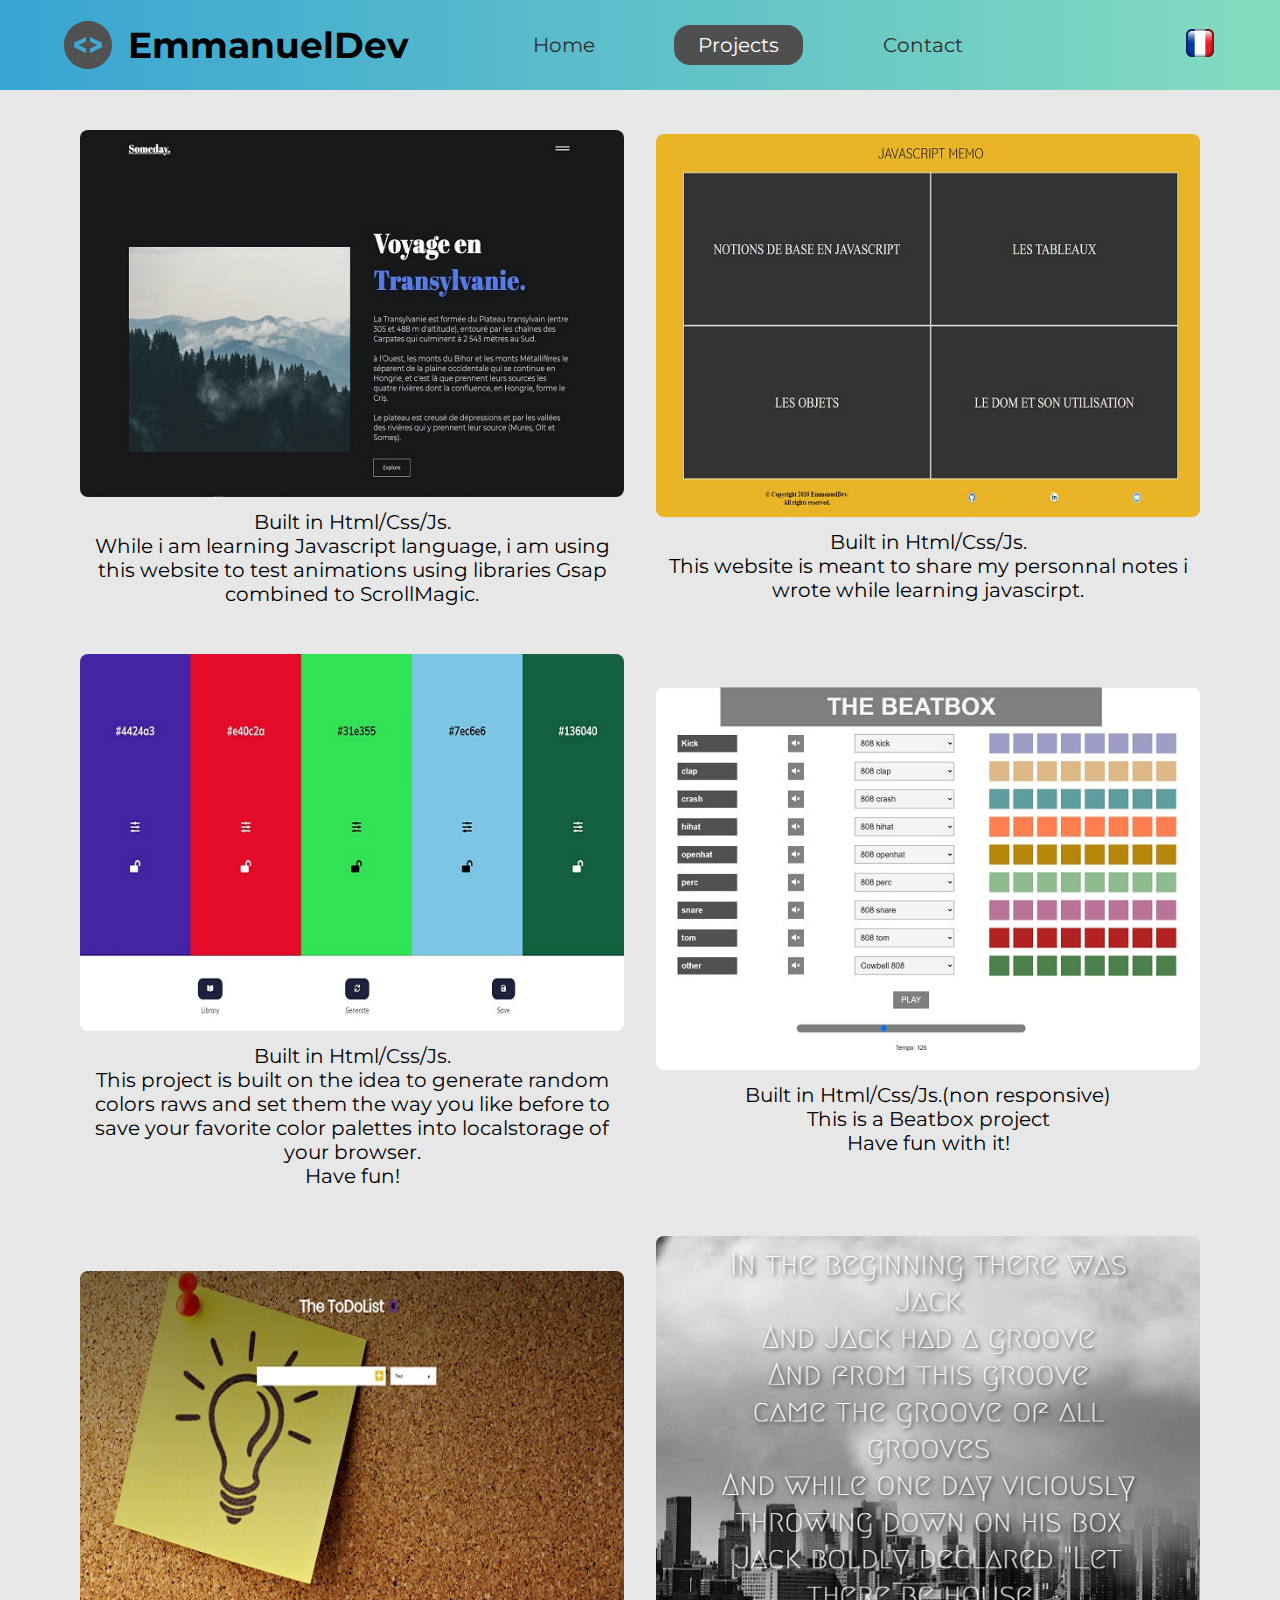
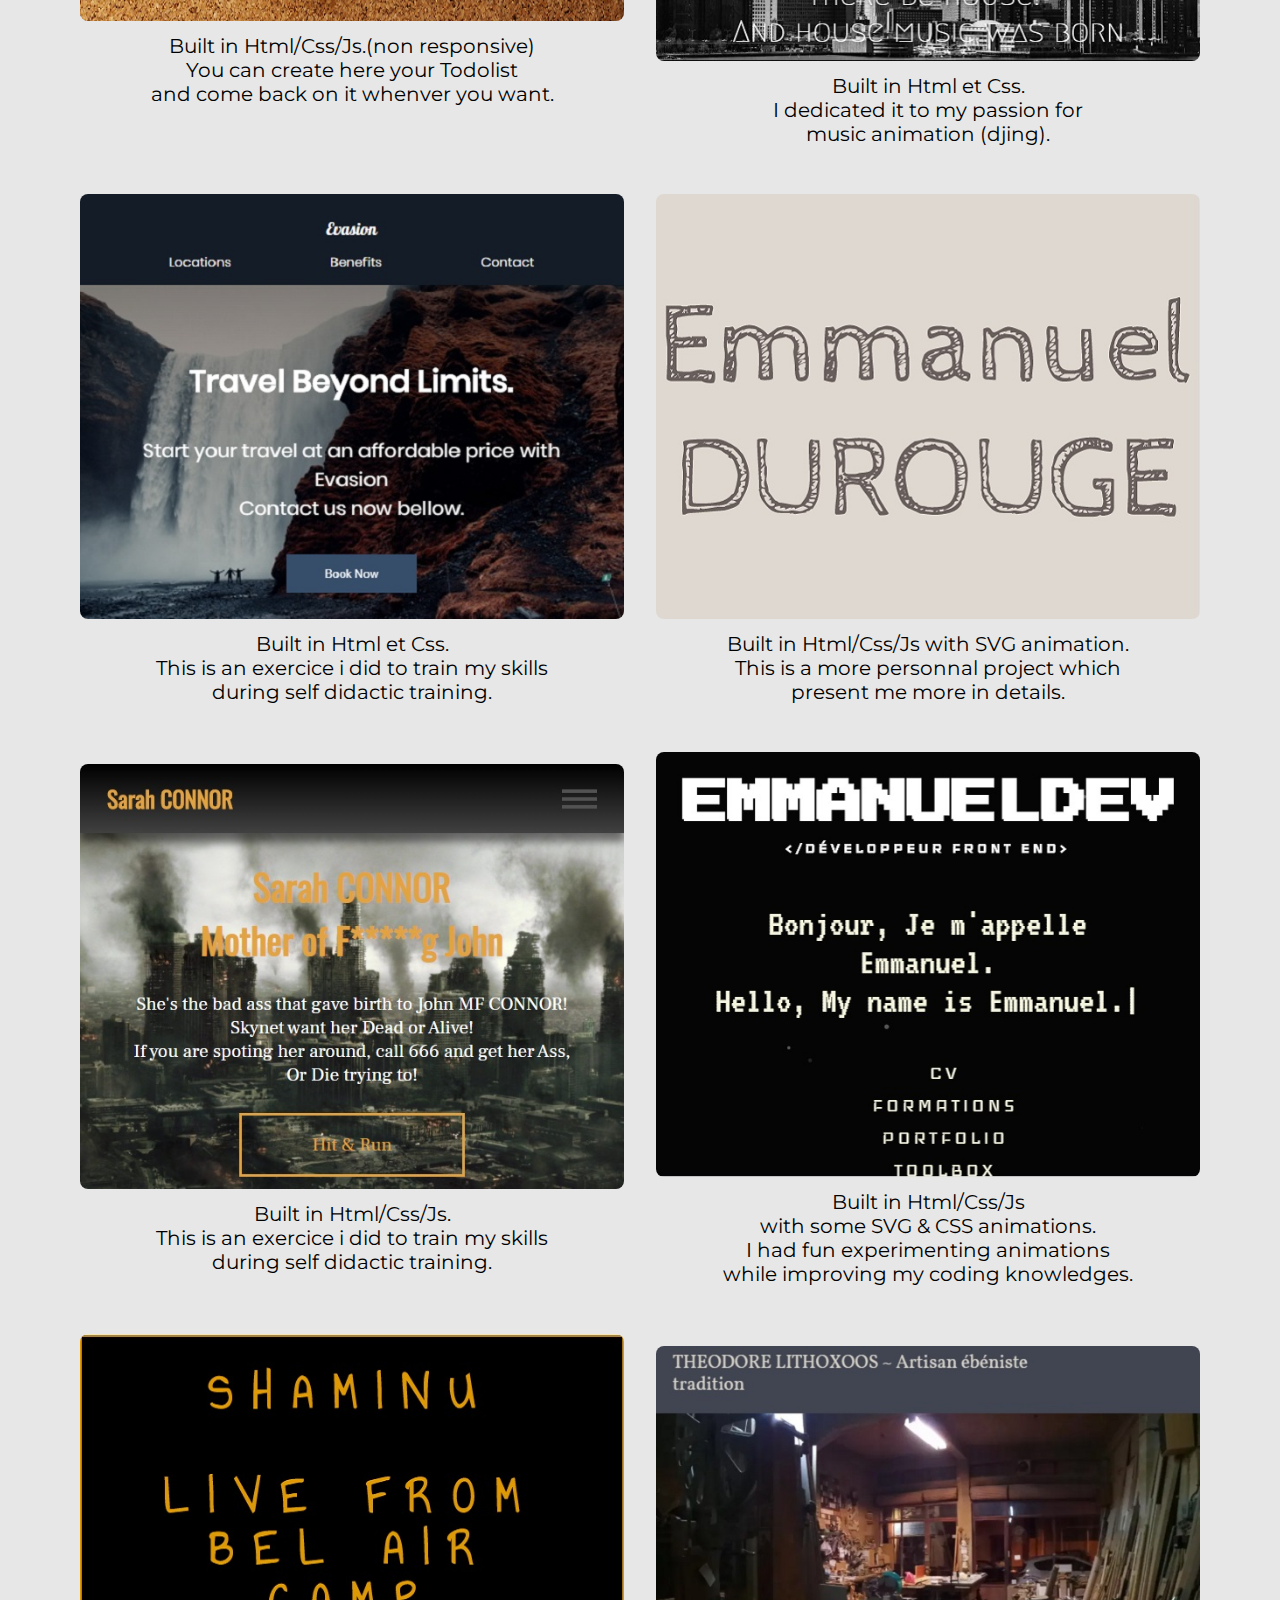
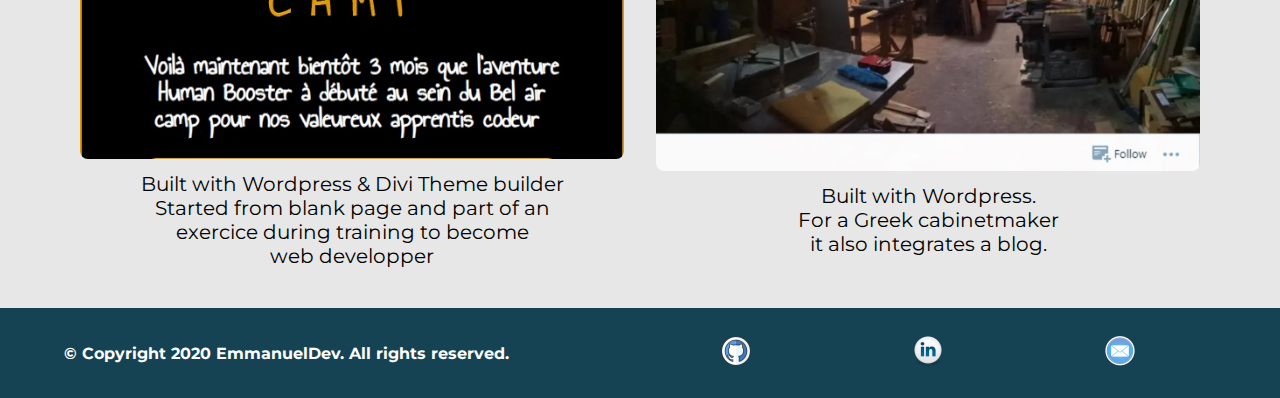
<file: projects/index.html>
<!DOCTYPE html>
<html lang="en">

<head>
    <meta charset="UTF-8">
    <meta name="viewport" content="width=device-width, initial-scale=1.0">
    <meta http-equiv="X-UA-Compatible" content="ie=edge">
    <meta name="description"
        content="EmmanuelDev is a front end web developer who specialized in html, css, javascirpt.">
    <meta name="robots" content="index,follow">
    <link rel="shortcut icon" href="/img/Portrait.ico" type="image/x-icon">
    <link href="https://fonts.googleapis.com/css2?family=Montserrat:wght@400;500&display=swap" rel="stylesheet">
    <link rel="stylesheet" href="../styles/style.css">
    <title>EmmanuelDev | Web Developer</title>
</head>

<body>
    <header class="main-head">
        <nav>
            <div class="logo">
                <img src="../icons/code.svg" alt="logo">
                <h1>EmmanuelDev</h1>
            </div>
            <ul>
                <li><a href="../home/">Home</a></li>
                <li><a class="active" href="../projects/">Projects</a></li>
                <li><a href="../contact/">Contact</a></li>
            </ul>
            <div class="flag">
                <a href="../projets/"><img src="../icons/france.ico" alt="drapeau-français"></a>
            </div>
        </nav>
    </header>
    <main>
        <section class="projects">
            <div class="testjswebsite">
                <a href="https://www.jstestwebsite.emmanueldev.com/" target="_blanck"><img
                        src="../img/testjswebsite.jpg" alt="website dedicated to javascript animations"></a>
                <p>Built in Html/Css/Js.<br>
                    While i am learning Javascript language, i am using this website to test animations using libraries
                    Gsap combined to ScrollMagic.</p>
            </div>
            <div class="memopersojs">
                <a href="https://memopersojs.emmanueldev.com/" target="_blanck"><img src="../img/memopersojs.jpg"
                        alt="personal notes on Javascript language"></a>
                <p>Built in Html/Css/Js.<br>
                    This website is meant to share my personnal notes i wrote while learning javascirpt.</p>
            </div>
            <div class="colorspicker">
                <a href="https://www.colorspicker.emmanueldev.com/" target="_blanck"><img src="../img/colorspick.jpg"
                        alt="the-colors-picking-project"></a>
                <p>Built in Html/Css/Js.<br>
                    This project is built on the idea to generate random colors raws and set them the way you like
                    before to
                    save your favorite color palettes into localstorage of your browser. <br> Have fun!</p>
            </div>
            <div class="beatbox">
                <a href="https://www.beatbox.emmanueldev.com/" target="_blanck"><img src="../img/beatbox.jpg"
                        alt="the-beatbox-project"></a>
                <p>Built in Html/Css/Js.(non responsive) <br>
                    This is a Beatbox project <br> Have fun with it!</p>
            </div>
            <div class="todolist">
                <a href="https://www.todolist.emmanueldev.com/" target="_blanck"><img src="../img/todolist.jpg"
                        alt="todolist-project"></a>
                <p>Built in Html/Css/Js.(non responsive) <br>
                    You can create here your Todolist <br> and come back on it whenver you want.</p>
            </div>
            <div class="dj-dodgeman">
                <a href="https://www.djdodgeman.com/" target="_blanck"><img src="../img/dodgeman.jpg"
                        alt="Dj-Dodgeman-project"></a>
                <p>Built in Html et Css. <br>
                    I dedicated it to my passion for <br> music animation (djing).</p>
            </div>
            <div class="evasion">

                <a href="https://evasion.emmanueldev.com" target="_blanck"><img src="../img/travely2.jpg"
                        alt="Evasion-project"></a>
                <p>Built in Html et Css. <br>
                    This is an exercice i did to train my skills <br> during self didactic training.</p>
            </div>
            <div class="emmanuelDurouge">
                <a href="https://www.emmanueldurouge.fr/" target="_blanck"><img src="../img/emmanuel.jpg"
                        alt="Emmanuel-Durouge-project"></a>
                <p>Built in Html/Css/Js with SVG animation. <br>
                    This is a more personnal project which <br> present me more in details. </p>
            </div>
            <div class="sarah-connor">
                <a href="https://sarahconnor.emmanueldev.com/" target="_blank"><img src="../img/Sarah Connor.jpg"
                        alt="Sarah-CONNOR-project"></a>
                <p>Built in Html/Css/Js.<br>
                    This is an exercice i did to train my skills <br> during self didactic training.</p>
            </div>
            <div class="emmanuelDev">
                <a href="https://projet.emmanueldev.com/" target="_blanck"><img src="../img/emmanuel2.jpg"
                        alt="EmmanuelDev-project"></a>
                <p>Built in Html/Css/Js <br> with some SVG & CSS animations. <br>
                    I had fun experimenting animations<br>
                    while improving my coding knowledges.
                </p>
            </div>
            <div class="filrouge">
                <a href="https://filrouge.emmanueldev.com/" target="_blanck"><img src="../img/belair.jpg"
                        alt="Shaminu-project"></a>
                <p>Built with Wordpress & Divi Theme builder <br>

                    Started from blank page and part of an <br>
                    exercice during training to become <br>
                    web developper
                </p>
            </div>
            <div class="lithoxoou">
                <a href="https://lithoxoou.wordpress.com/" target="_blanck"><img src="../img/lithoxoou.jpg"
                        alt="Lithoxoou-project"></a>
                <p>Built with Wordpress. <br>
                    For a Greek cabinetmaker <br>
                    it also integrates a blog.</p>
            </div>
        </section>
    </main>
    <footer>
        <h4>© Copyright 2020 EmmanuelDev. All rights reserved.</h4>
        <ul>
            <li><a href="https://github.com/EmmanuelD69" target="_blank"><img src="../icons/github.ico"
                        alt="github-social-link"></a></li>
            <li><a href="https://www.linkedin.com/in/durouge-emmanuel-082196118/" target="_blank"><img
                        src="../icons/linkedin.ico" alt="linkedin-social-link"></a></li>
            <li><a href="mailto:emmanueldevfr@gmail.com"><img src="../icons/mail.ico" alt="mail-icon"></a></li>
        </ul>
    </footer>

</body>

</html>
</file>
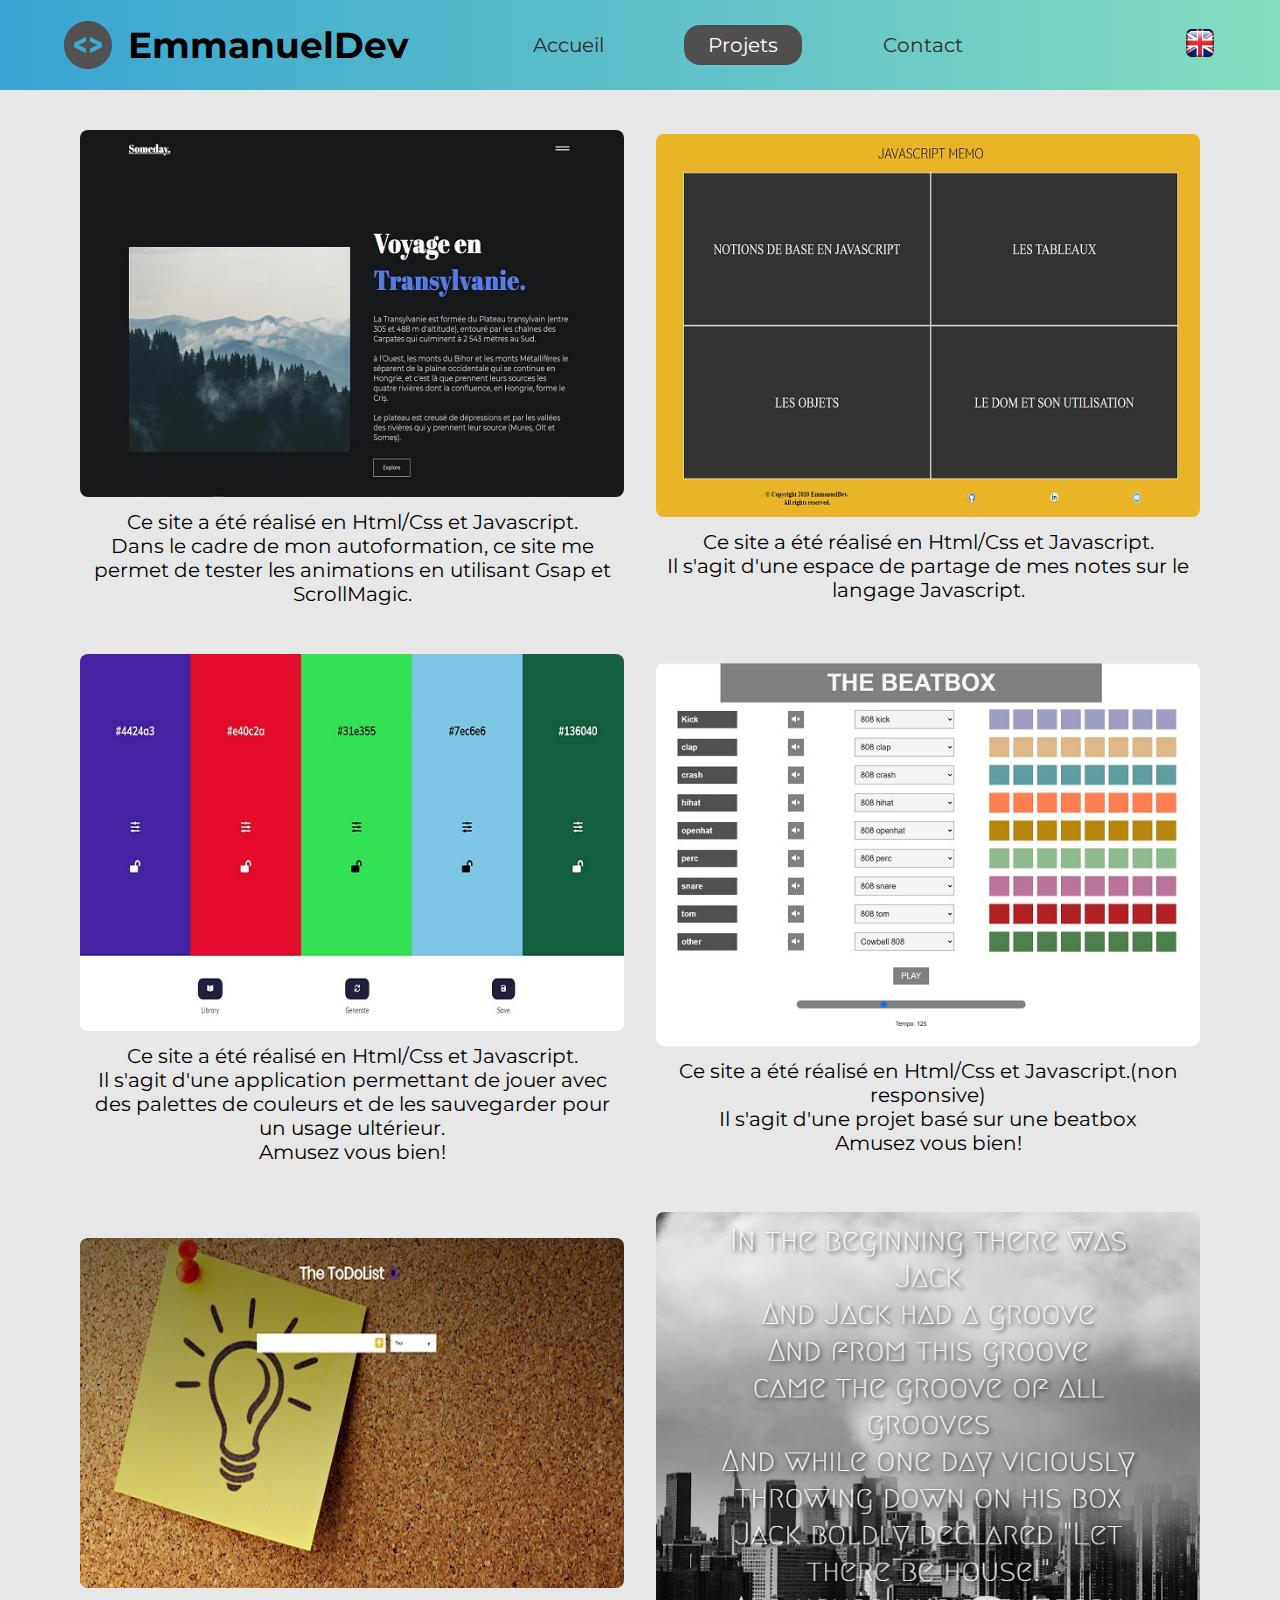
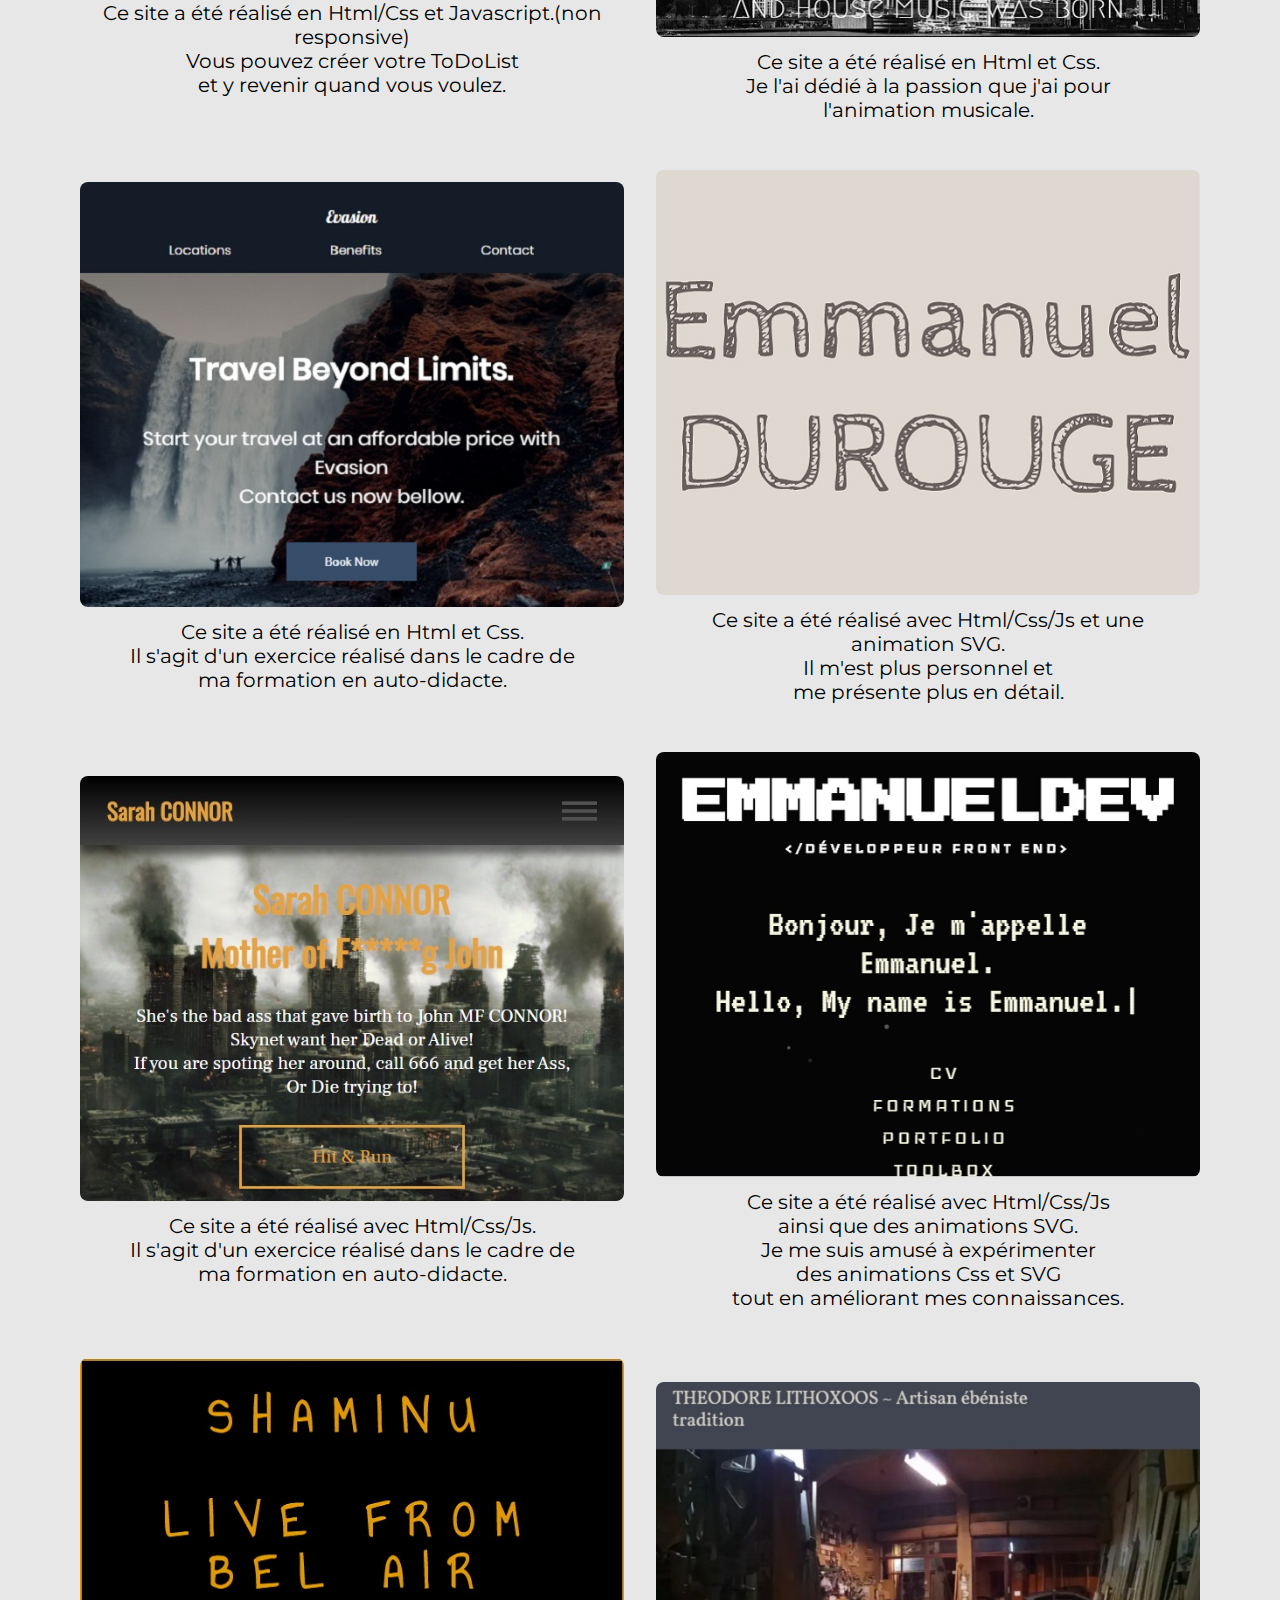
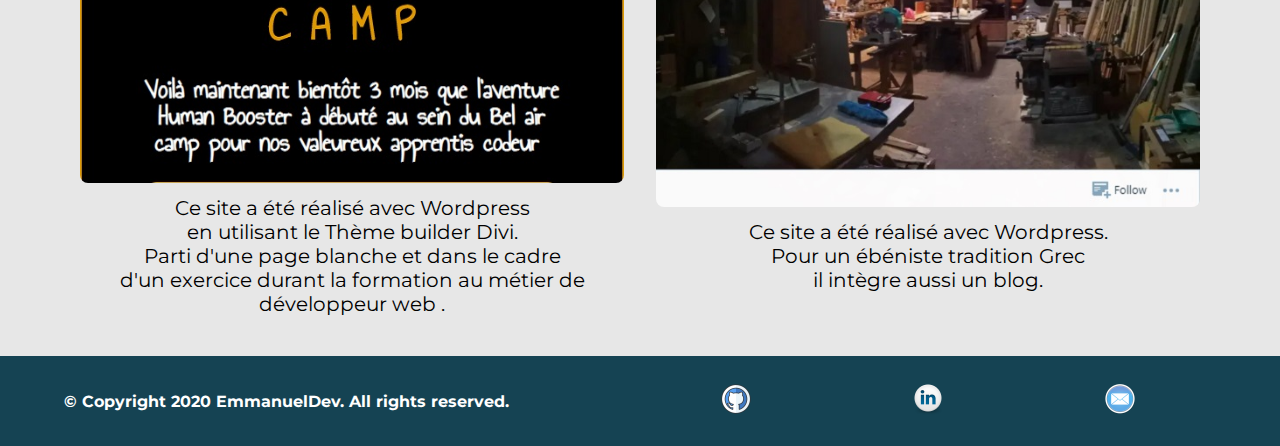
<file: projets/index.html>
<!DOCTYPE html>
<html lang="en">

<head>
    <meta charset="UTF-8">
    <meta name="viewport" content="width=device-width, initial-scale=1.0">
    <meta http-equiv="X-UA-Compatible" content="ie=edge">
    <meta name="description"
        content="EmmanuelDev is a front end web developer who specialized in html, css, javascirpt.">
    <meta name="robots" content="index,follow">
    <link rel="shortcut icon" href="/img/Portrait.ico" type="image/x-icon">
    <link href="https://fonts.googleapis.com/css2?family=Montserrat:wght@400;500&display=swap" rel="stylesheet">
    <link rel="stylesheet" href="../styles/style.css">
    <title>EmmanuelDev | Web Developer</title>
</head>

<body>
    <header class="main-head">
        <nav>
            <div class="logo">
                <img src="../icons/code.svg" alt="logo">
                <h1>EmmanuelDev</h1>
            </div>
            <ul>
                <li><a href="../">Accueil</a></li>
                <li><a class="active" href="../projets/">Projets</a></li>
                <li><a href="../contactfr/">Contact</a></li>
            </ul>
            <div class="flag">
                <a href="../projects/"><img src="../icons/english.ico" alt="drapeau-anglais"></a>
            </div>
        </nav>
    </header>
    <main>
        <section class="projects">
            <div class="testjswebsite">
                <a href="https://www.jstestwebsite.emmanueldev.com/" target="_blanck"><img
                        src="../img/testjswebsite.jpg" alt="Site test pour animations javascript"></a>
                <p>Ce site a été réalisé en Html/Css et Javascript.<br>
                    Dans le cadre de mon autoformation, ce site me permet de tester les animations en utilisant Gsap et
                    ScrollMagic.</p>
            </div>
            <div class="memopersojs">
                <a href="https://memopersojs.emmanueldev.com/" target="_blanck"><img src="../img/memopersojs.jpg"
                        alt="mémo perso Js d'EmmanuelDev"></a>
                <p>Ce site a été réalisé en Html/Css et Javascript.<br>
                    Il s'agit d'une espace de partage de mes notes sur le langage Javascript.</p>
            </div>
            <div class="colorspicker">
                <a href="https://www.colorspicker.emmanueldev.com/" target="_blanck"><img src="../img/colorspick.jpg"
                        alt="the-colors-picking-project"></a>
                <p>Ce site a été réalisé en Html/Css et Javascript.<br>
                    Il s'agit d'une application permettant de jouer avec des palettes de couleurs et de les sauvegarder
                    pour un usage ultérieur. <br> Amusez vous bien!</p>
            </div>
            <div class="beatbox">
                <a href="https://www.beatbox.emmanueldev.com/" target="_blanck"><img src="../img/beatbox.jpg"
                        alt="the-beatbox-project"></a>
                <p>Ce site a été réalisé en Html/Css et Javascript.(non responsive) <br>
                    Il s'agit d'une projet basé sur une beatbox <br> Amusez vous bien!</p>
            </div>
            <div class="todolist">
                <a href="https://www.todolist.emmanueldev.com/" target="_blanck"><img src="../img/todolist.jpg"
                        alt="todolist-project"></a>
                <p>Ce site a été réalisé en Html/Css et Javascript.(non responsive) <br>
                    Vous pouvez créer votre ToDoList <br> et y revenir quand vous voulez.</p>
            </div>
            <div class="dj-dodgeman">
                <a href="https://www.djdodgeman.com/" target="_blanck"><img src="../img/dodgeman.jpg"
                        alt="Dj-Dodgeman-project"></a>
                <p>Ce site a été réalisé en Html et Css. <br>
                    Je l'ai dédié à la passion que j'ai pour <br> l'animation musicale.</p>
            </div>
            <div class="evasion">
                <a href="https://evasion.emmanueldev.com" target="_blanck"><img src="../img/travely2.jpg"
                        alt="Evasion-project"></a>
                <p>Ce site a été réalisé en Html et Css. <br>
                    Il s'agit d'un exercice réalisé dans le cadre de <br> ma formation en auto-didacte.</p>
            </div>
            <div class="emmanuelDurouge">
                <a href="https://www.emmanueldurouge.fr/" target="_blanck"><img src="../img/emmanuel.jpg"
                        alt="Emmanuel-Durouge-project"></a>
                <p>Ce site a été réalisé avec Html/Css/Js et une animation SVG. <br>
                    Il m'est plus personnel et <br> me présente plus en détail. </p>
            </div>
            <div class="sarah-connor">
                <a href="https://sarahconnor.emmanueldev.com/" target="_blank"><img src="../img/Sarah Connor.jpg"
                        alt="Sarah-CONNOR-project"></a>
                <p>Ce site a été réalisé avec Html/Css/Js.<br>
                    Il s'agit d'un exercice réalisé dans le cadre de <br> ma formation en auto-didacte.</p>
            </div>
            <div class="emmanuelDev">
                <a href="https://projet.emmanueldev.com/" target="_blanck"><img src="../img/emmanuel2.jpg"
                        alt="EmmanuelDev-project"></a>
                <p>Ce site a été réalisé avec Html/Css/Js <br> ainsi que des animations SVG. <br>
                    Je me suis amusé à expérimenter <br> des animations Css et SVG <br> tout en améliorant mes
                    connaissances.
                </p>
            </div>
            <div class="filrouge">
                <a href="https://filrouge.emmanueldev.com/" target="_blanck"><img src="../img/belair.jpg"
                        alt="Shaminu-project"></a>
                <p>Ce site a été réalisé avec Wordpress <br>
                    en utilisant le Thème builder Divi. <br>
                    Parti d'une page blanche et dans le cadre <br>
                    d'un exercice durant la formation au métier de <br>
                    développeur web .</p>
            </div>
            <div class="lithoxoou">
                <a href="https://lithoxoou.wordpress.com/" target="_blanck"><img src="../img/lithoxoou.jpg"
                        alt="Lithoxoou-project"></a>
                <p>Ce site a été réalisé avec Wordpress. <br>
                    Pour un ébéniste tradition Grec <br> il intègre aussi un blog.</p>
            </div>
        </section>
    </main>
    <footer>
        <h4>© Copyright 2020 EmmanuelDev. All rights reserved.</h4>
        <ul>
            <li><a href="https://github.com/EmmanuelD69" target="_blank"><img src="../icons/github.ico"
                        alt="github-social-link"></a></li>
            <li><a href="https://www.linkedin.com/in/durouge-emmanuel-082196118/" target="_blank"><img
                        src="../icons/linkedin.ico" alt="linkedin-social-link"></a></li>
            <li><a href="mailto:emmanueldevfr@gmail.com"><img src="../icons/mail.ico" alt="mail-icon"></a></li>
        </ul>
    </footer>

</body>

</html>
</file>
<file: styles/style.css>
@charset "UTF-8";
/* SASS: L'ordre de chargement des variables / fichiers scss est très important.
Si on charge les fichiers avant les variables, le fichier ne pourras pas les reconnaitrent car elles n'auront pas été identifiées en amont. Donc, créer les variables avant d'importer les fichiers scss. */
/* VARIABLES */
/* ASTUCES / WARNING!!!: l'astuce d'utiliser "calc" pour redimensionner une font de façon responsive ne fonctionnera pas en Sass comme en CSS natif.
Exemple: 
CSS natif = 
h2 {
    font-size: calc(Xrem + Yvw) 
}

Sass = 
1) on déclare la variable => $fontX = Xrem
2) c'est alors dans le CSS classique que l'on va utiliser la variable $fontX:
h2 {
    font-size: calc($fontX + Yvw)
}
*/
/* IMPORTS FICHIERS SCSS */
/* global style */
* {
  margin: 0;
  padding: 0;
  -webkit-box-sizing: border-box;
          box-sizing: border-box;
}

/* l'utilisation de (--) permet de créer des variables que l'on peut ensuite utiliser à n'importe quel endroit du code CSS. Cela permet en une seule manipulation sur la valeur de la variable, de changer tout ou partie d'une section du site sans avoir à revenir sur chaque valeurs indépendemment. */
html {
  font-size: 62.5%;
}

body {
  font-family: "Montserrat", sans-serif;
  background-color: rgba(0, 0, 0, 0.096);
}

h1 {
  font-size: 2.5rem;
}

li,
button,
label,
input,
p,
a {
  font-size: 2.5rem;
}

h2 {
  font-size: 4rem;
}

h3 {
  font-size: 2.5rem;
}

h4,
h5 {
  font-size: 2rem;
}

ul {
  list-style: none;
}

a {
  text-decoration: none;
  color: #2c2c2c;
}

.main-head {
  width: 100%;
  padding: 0 5%;
  background: -webkit-gradient(linear, left top, right top, from(#38a4d3), to(rgba(54, 211, 159, 0.555)));
  background: linear-gradient(left, #38a4d3, rgba(54, 211, 159, 0.555));
}

nav {
  display: -webkit-box;
  display: -ms-flexbox;
  display: flex;
  -webkit-box-orient: horizontal;
  -webkit-box-direction: normal;
      -ms-flex-direction: row;
          flex-direction: row;
  -ms-flex-pack: distribute;
      justify-content: space-around;
  -webkit-box-align: center;
      -ms-flex-align: center;
          align-items: center;
  min-height: 10vh;
  width: 100%;
  -ms-flex-wrap: wrap;
      flex-wrap: wrap;
}

nav .logo {
  display: -webkit-box;
  display: -ms-flexbox;
  display: flex;
  -webkit-box-orient: horizontal;
  -webkit-box-direction: normal;
      -ms-flex-direction: row;
          flex-direction: row;
  -webkit-box-pack: start;
      -ms-flex-pack: start;
          justify-content: flex-start;
  -webkit-box-align: center;
      -ms-flex-align: center;
          align-items: center;
  -webkit-box-flex: 1;
      -ms-flex: 1 1 40rem;
          flex: 1 1 40rem;
}

nav h1 {
  font-size: 4rem;
  margin: 2rem;
}

nav ul {
  display: -webkit-box;
  display: -ms-flexbox;
  display: flex;
  -webkit-box-orient: horizontal;
  -webkit-box-direction: normal;
      -ms-flex-direction: row;
          flex-direction: row;
  -ms-flex-pack: distribute;
      justify-content: space-around;
  -webkit-box-align: center;
      -ms-flex-align: center;
          align-items: center;
  -webkit-box-flex: 1;
      -ms-flex: 1 1 50rem;
          flex: 1 1 50rem;
}

nav .flag {
  display: -webkit-box;
  display: -ms-flexbox;
  display: flex;
  -webkit-box-orient: horizontal;
  -webkit-box-direction: normal;
      -ms-flex-direction: row;
          flex-direction: row;
  -webkit-box-pack: end;
      -ms-flex-pack: end;
          justify-content: flex-end;
  -webkit-box-align: center;
      -ms-flex-align: center;
          align-items: center;
  margin-left: 3rem;
  -webkit-box-flex: 1;
      -ms-flex: 1 1 10rem;
          flex: 1 1 10rem;
}

.intro {
  min-height: 80vh;
  width: 90%;
  margin: auto;
  -ms-flex-wrap: wrap;
      flex-wrap: wrap;
  display: -webkit-box;
  display: -ms-flexbox;
  display: flex;
  -webkit-box-orient: horizontal;
  -webkit-box-direction: normal;
      -ms-flex-direction: row;
          flex-direction: row;
  -webkit-box-pack: justify;
      -ms-flex-pack: justify;
          justify-content: space-between;
  -webkit-box-align: center;
      -ms-flex-align: center;
          align-items: center;
  /* l'usage de "-webkit" permet une validation mutli plateforme de notre commande. il est important de ne pas l'oublier ou l'effet voulu ne fonctionnera pas. Il faut aussi conserver la délcaration d'origine, sans le -webkit devant pour "background-clip" */
}

.intro h2 {
  font-size: 8rem;
  padding-top: 2rem;
  background: -webkit-gradient(linear, left top, right top, from(#38a4d3), to(rgba(54, 211, 159, 0.555)));
  background: linear-gradient(left, #38a4d3, rgba(54, 211, 159, 0.555));
  -webkit-background-clip: text;
  background-clip: text;
  -webkit-text-fill-color: transparent;
  display: inline-block;
}

.intro h3 {
  font-size: 6rem;
  padding: 2rem 0rem;
}

.intro p {
  padding-top: 2rem;
  color: #2c2c2c;
}

.splash {
  position: absolute;
  top: 0;
  right: 0;
  height: 100%;
  z-index: -1;
}

.intro-text,
.intro-images {
  -webkit-box-flex: 1;
      -ms-flex: 1 1 40rem;
          flex: 1 1 40rem;
}

.intro-social {
  margin-top: 4rem;
}

.intro-social a {
  margin-right: 5rem;
}

.active {
  background: #504f4f;
  color: white;
  padding: 1rem 3rem;
  border-radius: 2rem;
}

#plant-left {
  -webkit-animation: plant 1.5s ease infinite alternate;
          animation: plant 1.5s ease infinite alternate;
}

#plant-right {
  -webkit-animation: plant 1.5s ease infinite alternate 0.5s;
          animation: plant 1.5s ease infinite alternate 0.5s;
}

#me {
  -webkit-animation: me 5s ease infinite alternate;
          animation: me 5s ease infinite alternate;
  -webkit-transform-origin: bottom;
          transform-origin: bottom;
}

/* "Transform box: Fill box" permet de recentrer l'animation sur l'objet qui nous intéresse à savoir le centre de l'orloge et non pas l'orloge elle même.
"Transform origin: bottom" permet de déplacer le centre de rotation vers la partie que l'on souhaite, ici on souhaite définir l'origine de rotation de l'aiguille à partir de sa partie inférieur (bottom) */
#clock-arrow {
  -webkit-animation: clock 10s infinite linear;
          animation: clock 10s infinite linear;
  transform-box: fill-box;
  -webkit-transform-origin: bottom;
          transform-origin: bottom;
}

@-webkit-keyframes me {
  from {
    -webkit-transform: rotateZ(-2.5deg);
            transform: rotateZ(-2.5deg);
  }
  to {
    -webkit-transform: rotateZ(2.5deg);
            transform: rotateZ(2.5deg);
  }
}

@keyframes me {
  from {
    -webkit-transform: rotateZ(-2.5deg);
            transform: rotateZ(-2.5deg);
  }
  to {
    -webkit-transform: rotateZ(2.5deg);
            transform: rotateZ(2.5deg);
  }
}

@-webkit-keyframes clock {
  from {
    -webkit-transform: rotateZ(0deg);
            transform: rotateZ(0deg);
  }
  to {
    -webkit-transform: rotateZ(360deg);
            transform: rotateZ(360deg);
  }
}

@keyframes clock {
  from {
    -webkit-transform: rotateZ(0deg);
            transform: rotateZ(0deg);
  }
  to {
    -webkit-transform: rotateZ(360deg);
            transform: rotateZ(360deg);
  }
}

@-webkit-keyframes plant {
  from {
    -webkit-transform: translateY(0%);
            transform: translateY(0%);
  }
  to {
    -webkit-transform: translateY(-30%);
            transform: translateY(-30%);
  }
}

@keyframes plant {
  from {
    -webkit-transform: translateY(0%);
            transform: translateY(0%);
  }
  to {
    -webkit-transform: translateY(-30%);
            transform: translateY(-30%);
  }
}

.projects {
  width: 90%;
  margin: 2rem auto;
  min-height: 80vh;
  display: -webkit-box;
  display: -ms-flexbox;
  display: flex;
  -webkit-box-orient: horizontal;
  -webkit-box-direction: normal;
      -ms-flex-direction: row;
          flex-direction: row;
  -webkit-box-pack: justify;
      -ms-flex-pack: justify;
          justify-content: space-between;
  -webkit-box-align: center;
      -ms-flex-align: center;
          align-items: center;
  text-align: center;
  -ms-flex-wrap: wrap;
      flex-wrap: wrap;
}

.projects p {
  margin: 1rem;
}

.projects div {
  -webkit-box-flex: 1;
      -ms-flex: 1 1 50rem;
          flex: 1 1 50rem;
  margin-top: 1rem;
  min-height: 60rem;
}

.projects img {
  border-radius: 1rem;
}

.form-section {
  min-height: 80vh;
  display: -webkit-box;
  display: -ms-flexbox;
  display: flex;
  -webkit-box-orient: horizontal;
  -webkit-box-direction: normal;
      -ms-flex-direction: row;
          flex-direction: row;
  -webkit-box-pack: center;
      -ms-flex-pack: center;
          justify-content: center;
  -webkit-box-align: center;
      -ms-flex-align: center;
          align-items: center;
}

.form-section form {
  display: -webkit-box;
  display: -ms-flexbox;
  display: flex;
  -webkit-box-orient: vertical;
  -webkit-box-direction: normal;
      -ms-flex-direction: column;
          flex-direction: column;
  -webkit-box-pack: center;
      -ms-flex-pack: center;
          justify-content: center;
  -webkit-box-align: center;
      -ms-flex-align: center;
          align-items: center;
  padding: 3rem 10rem;
  -webkit-box-shadow: 0px 10px 10px rgba(0, 0, 0, 0.205), 0px 20px 40px rgba(0, 0, 0, 0.205);
          box-shadow: 0px 10px 10px rgba(0, 0, 0, 0.205), 0px 20px 40px rgba(0, 0, 0, 0.205);
  border-radius: 2rem;
}

.form-section form input,
.form-section form textarea {
  margin: 2rem;
}

.form-section form input:focus,
.form-section form textarea:focus {
  outline: 2px solid black;
}

.form-section form textarea {
  font-family: "Montserrat", sans-serif;
  font-size: 2rem;
}

.form-section form button {
  width: 100%;
  padding: 2rem;
  background: #154353;
  color: white;
}

.form-section form button:focus {
  background: #347681;
}

footer {
  min-height: 10vh;
  background: #154353;
  color: white;
  padding: 0% 5%;
  display: -webkit-box;
  display: -ms-flexbox;
  display: flex;
  -webkit-box-orient: horizontal;
  -webkit-box-direction: normal;
      -ms-flex-direction: row;
          flex-direction: row;
  -webkit-box-pack: center;
      -ms-flex-pack: center;
          justify-content: center;
  -webkit-box-align: center;
      -ms-flex-align: center;
          align-items: center;
}

footer h4 {
  -webkit-box-flex: 1;
      -ms-flex: 1 1 40rem;
          flex: 1 1 40rem;
}

footer ul {
  -webkit-box-flex: 1;
      -ms-flex: 1 1 40rem;
          flex: 1 1 40rem;
  display: -webkit-box;
  display: -ms-flexbox;
  display: flex;
  -webkit-box-orient: horizontal;
  -webkit-box-direction: normal;
      -ms-flex-direction: row;
          flex-direction: row;
  -ms-flex-pack: distribute;
      justify-content: space-around;
  -webkit-box-align: center;
      -ms-flex-align: center;
          align-items: center;
}

@media screen and (max-width: 1450px) {
  html {
    font-size: 50%;
  }
  svg {
    width: 90%;
  }
  nav {
    width: 100%;
  }
  nav h1 {
    font-size: 4.5rem;
  }
  .projects div {
    -webkit-box-flex: 1;
        -ms-flex: 1 1 55rem;
            flex: 1 1 55rem;
    padding: 2rem;
  }
  .projects div img {
    width: 100%;
    height: 100%;
  }
}

@media screen and (max-width: 1024px) {
  nav .logo {
    -webkit-box-flex: 1;
        -ms-flex: 1 1 30rem;
            flex: 1 1 30rem;
    -webkit-box-ordinal-group: 2;
        -ms-flex-order: 1;
            order: 1;
  }
  nav ul {
    width: 100%;
    display: -webkit-box;
    display: -ms-flexbox;
    display: flex;
    -webkit-box-orient: horizontal;
    -webkit-box-direction: normal;
        -ms-flex-direction: row;
            flex-direction: row;
    -ms-flex-pack: distribute;
        justify-content: space-around;
    -webkit-box-align: center;
        -ms-flex-align: center;
            align-items: center;
    -webkit-box-flex: 1;
        -ms-flex: 1 1 100rem;
            flex: 1 1 100rem;
    margin: 1rem 0rem 3rem;
    -webkit-box-ordinal-group: 4;
        -ms-flex-order: 3;
            order: 3;
  }
  nav ul a {
    width: 10rem;
  }
  nav .flag {
    -webkit-box-ordinal-group: 3;
        -ms-flex-order: 2;
            order: 2;
    -webkit-box-flex: 1;
        -ms-flex: 1 1 10rem;
            flex: 1 1 10rem;
    display: -webkit-box;
    display: -ms-flexbox;
    display: flex;
    -webkit-box-orient: horizontal;
    -webkit-box-direction: normal;
        -ms-flex-direction: row;
            flex-direction: row;
    -webkit-box-pack: center;
        -ms-flex-pack: center;
            justify-content: center;
    -webkit-box-align: center;
        -ms-flex-align: center;
            align-items: center;
  }
  .splash {
    display: none;
  }
  svg {
    height: 60%;
  }
  div.logo {
    display: -webkit-box;
    display: -ms-flexbox;
    display: flex;
    -webkit-box-orient: horizontal;
    -webkit-box-direction: normal;
        -ms-flex-direction: row;
            flex-direction: row;
    -webkit-box-pack: center;
        -ms-flex-pack: center;
            justify-content: center;
    -webkit-box-align: center;
        -ms-flex-align: center;
            align-items: center;
  }
  div.logo h1 {
    font-size: 4rem;
  }
  .projects div {
    -webkit-box-flex: 1;
        -ms-flex: 1 1 50rem;
            flex: 1 1 50rem;
    padding: 2rem;
  }
  .projects div img {
    width: 100%;
    height: 100%;
  }
  footer h4 {
    font-size: 1.6rem;
  }
}

@media screen and (max-width: 512px) {
  html {
    font-size: 40%;
  }
  nav {
    padding-top: 1rem;
  }
  nav .logo {
    -webkit-box-flex: 1;
        -ms-flex: 1 1 30rem;
            flex: 1 1 30rem;
    -webkit-box-ordinal-group: 2;
        -ms-flex-order: 1;
            order: 1;
  }
  nav .flag {
    margin: 0rem;
  }
  nav ul {
    margin: 2rem 0rem;
  }
  nav .logo h1 {
    font-size: 3rem;
  }
  .intro-text {
    text-align: center;
  }
  .intro-social a {
    margin: 2rem;
  }
  .intro-images {
    text-align: center;
  }
  .intro h2 {
    font-size: 6rem;
    padding: 0rem;
  }
  .intro h3 {
    font-size: 5rem;
  }
  .projects div {
    -webkit-box-flex: 1;
        -ms-flex: 1 1 40rem;
            flex: 1 1 40rem;
  }
  .projects div img {
    width: 100%;
    height: 100%;
  }
  form {
    padding: 0rem;
    width: 95%;
    margin: auto;
  }
  footer h4 {
    font-size: 1.5rem;
  }
}
/*# sourceMappingURL=style.css.map */
</file>
